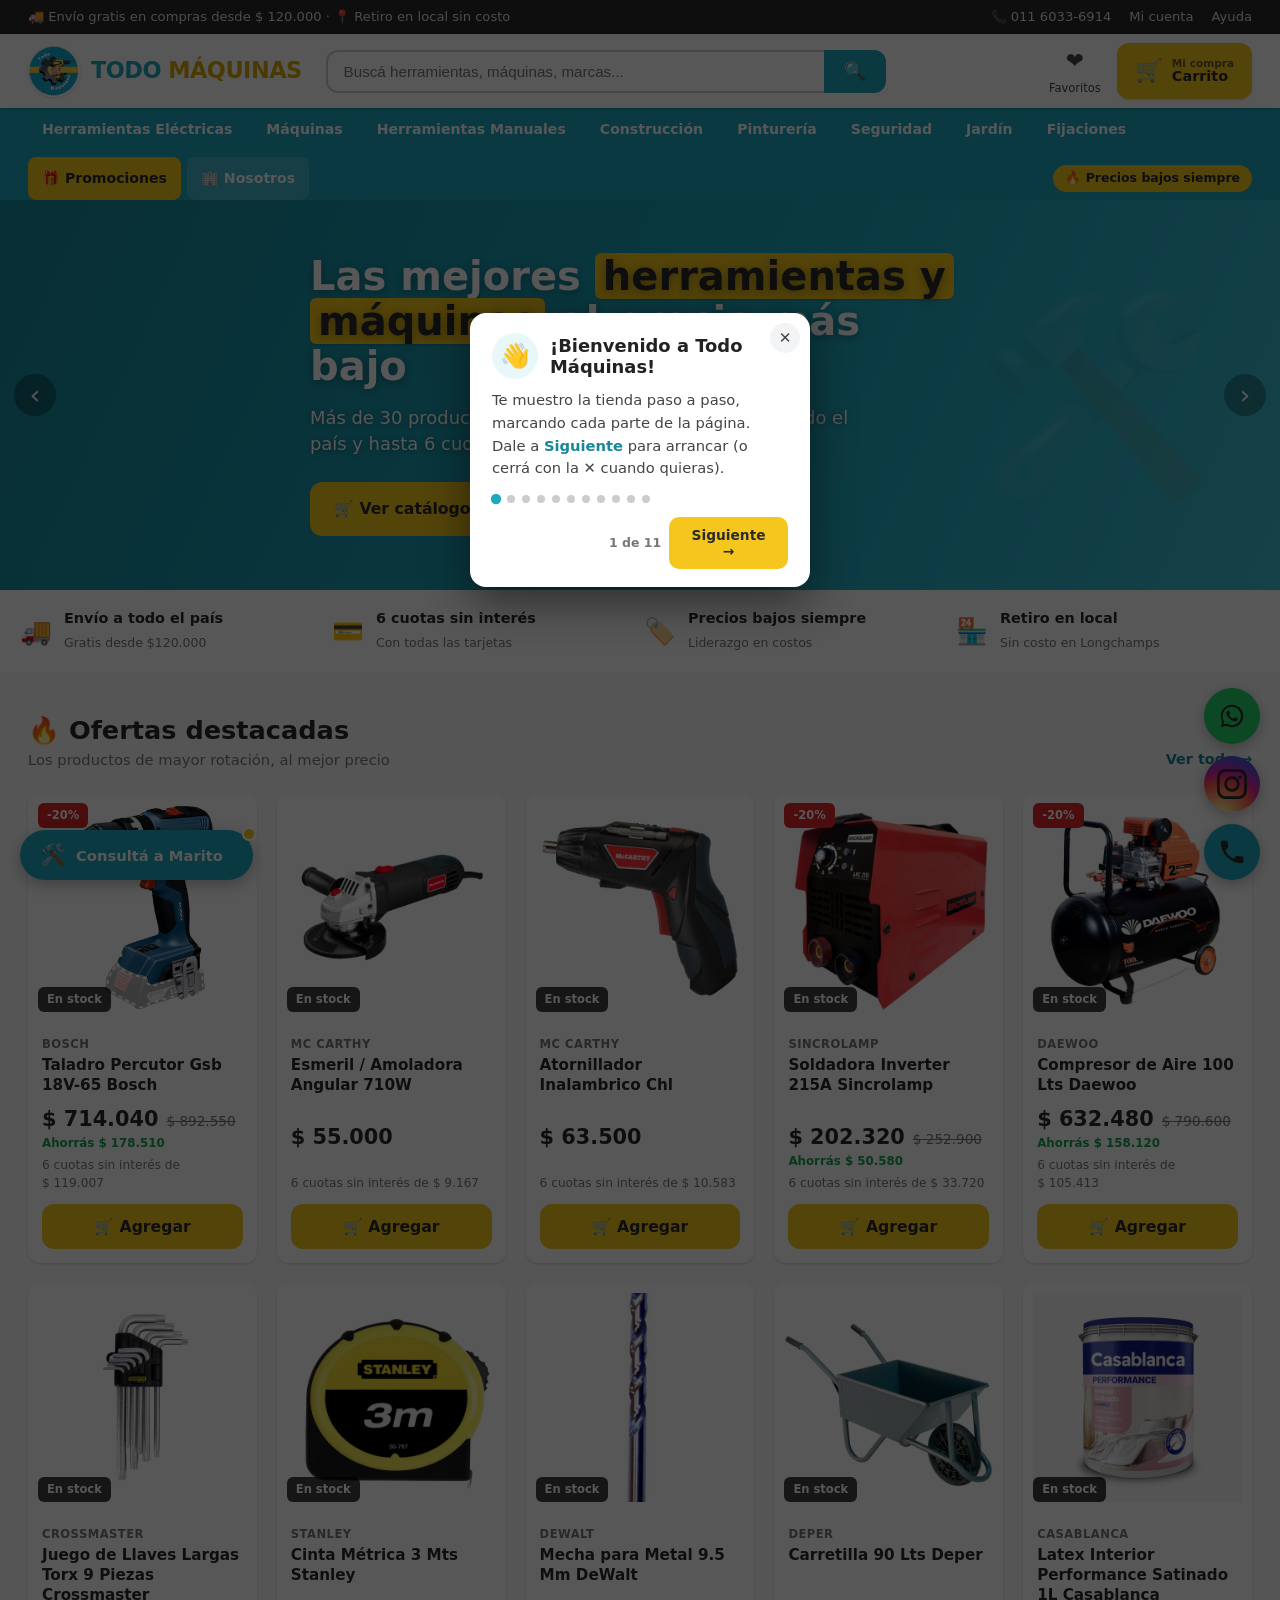
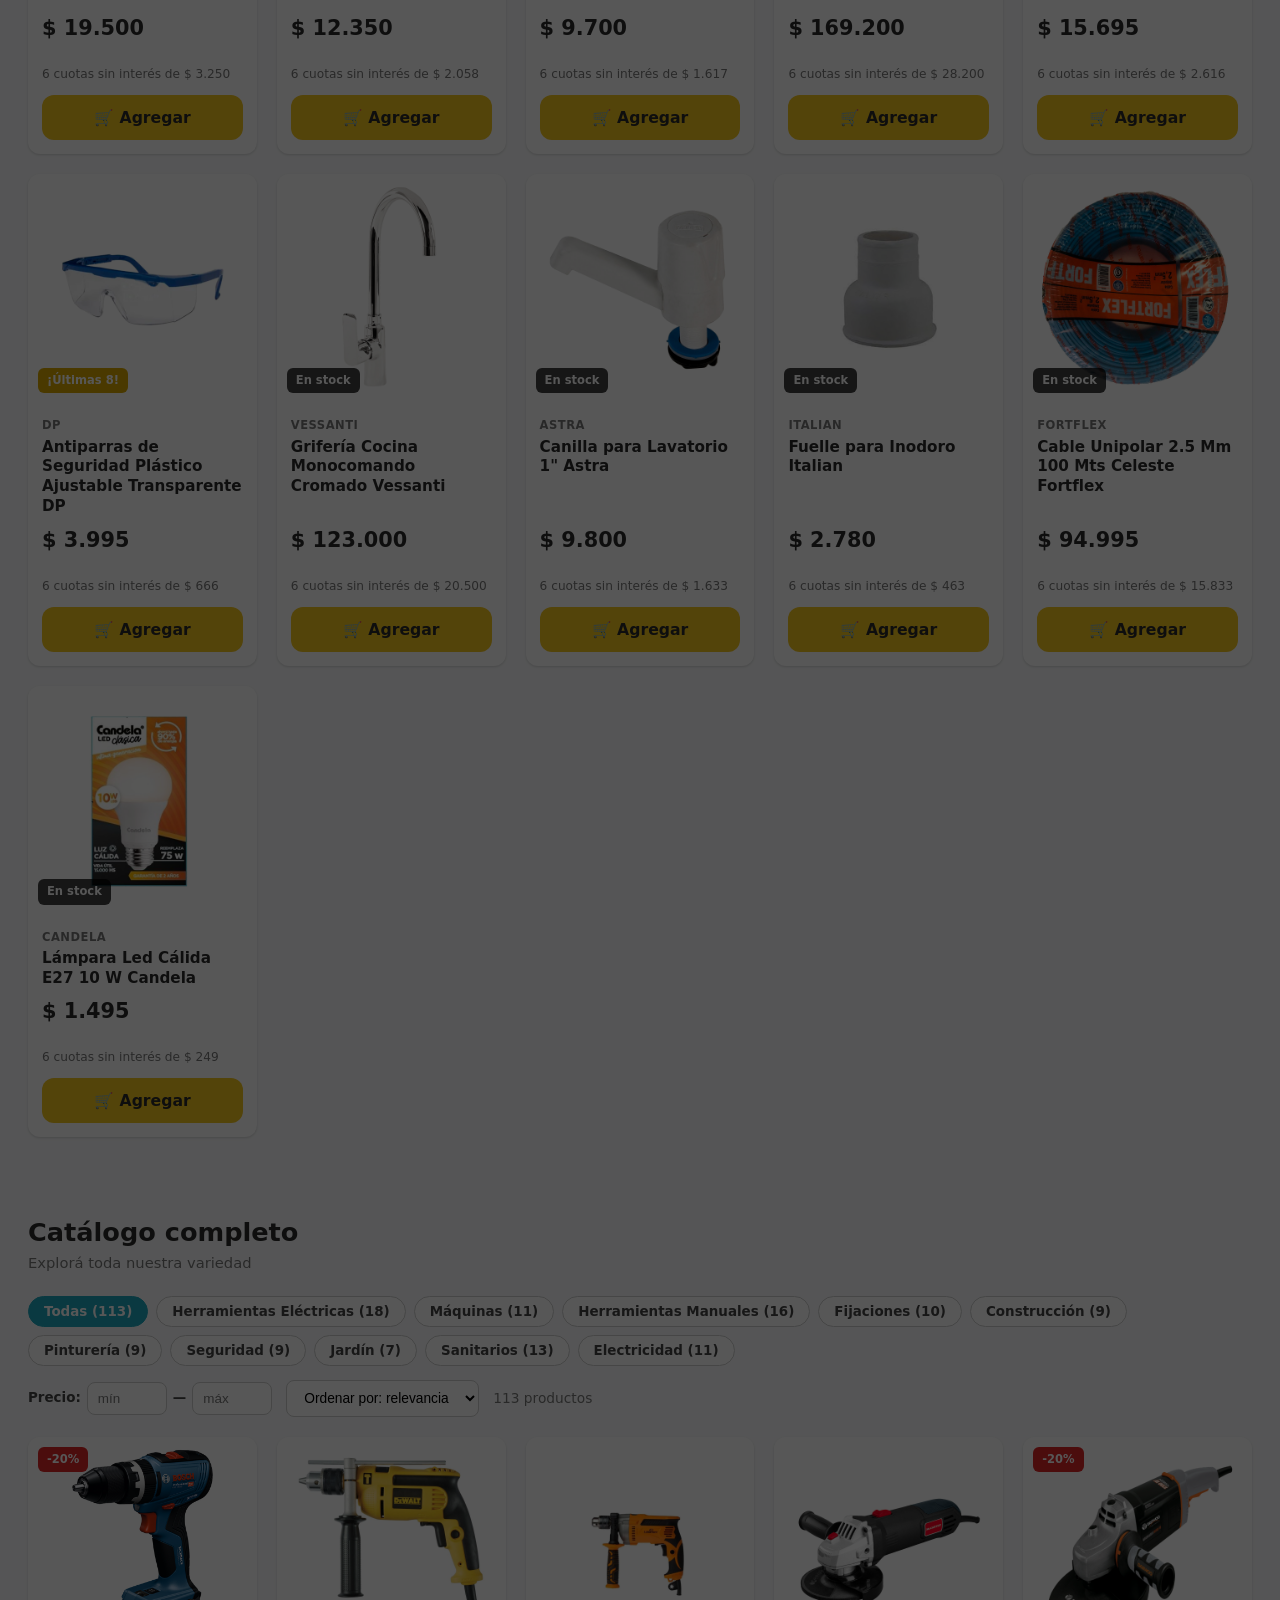
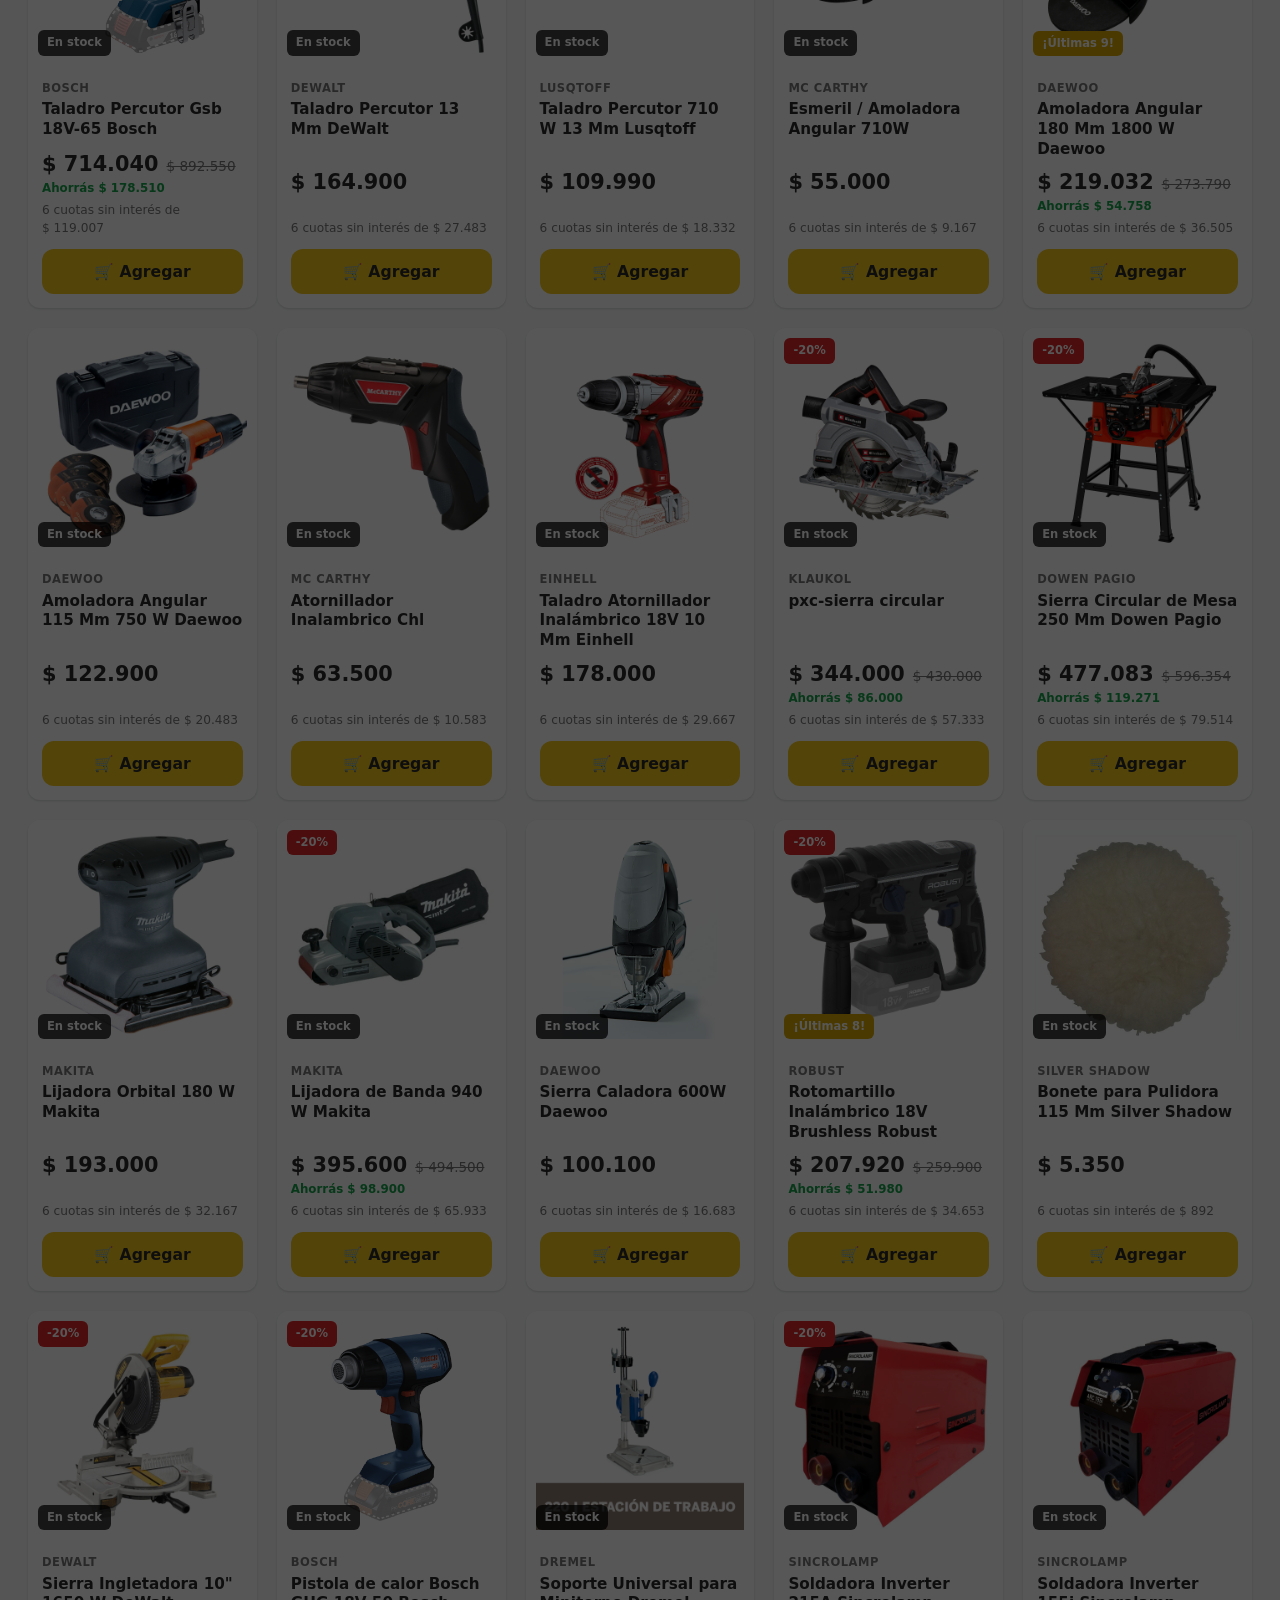
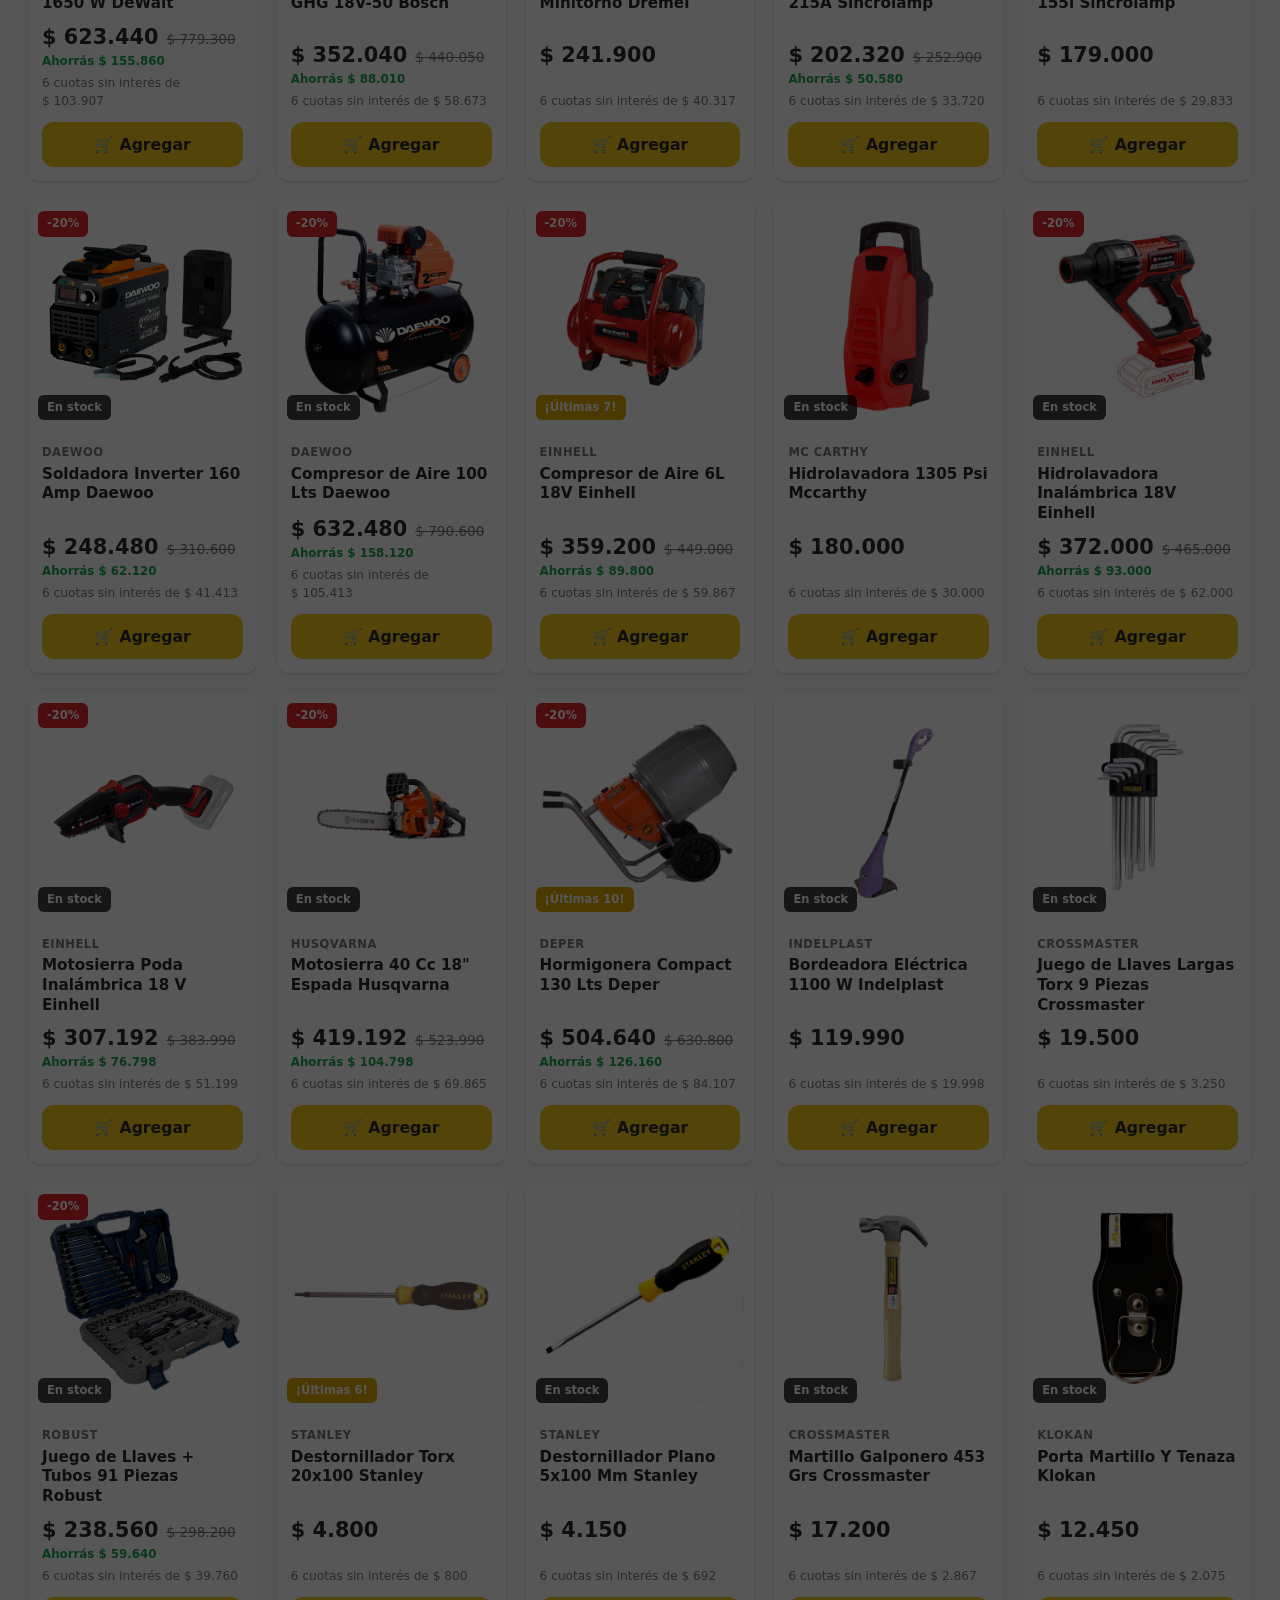
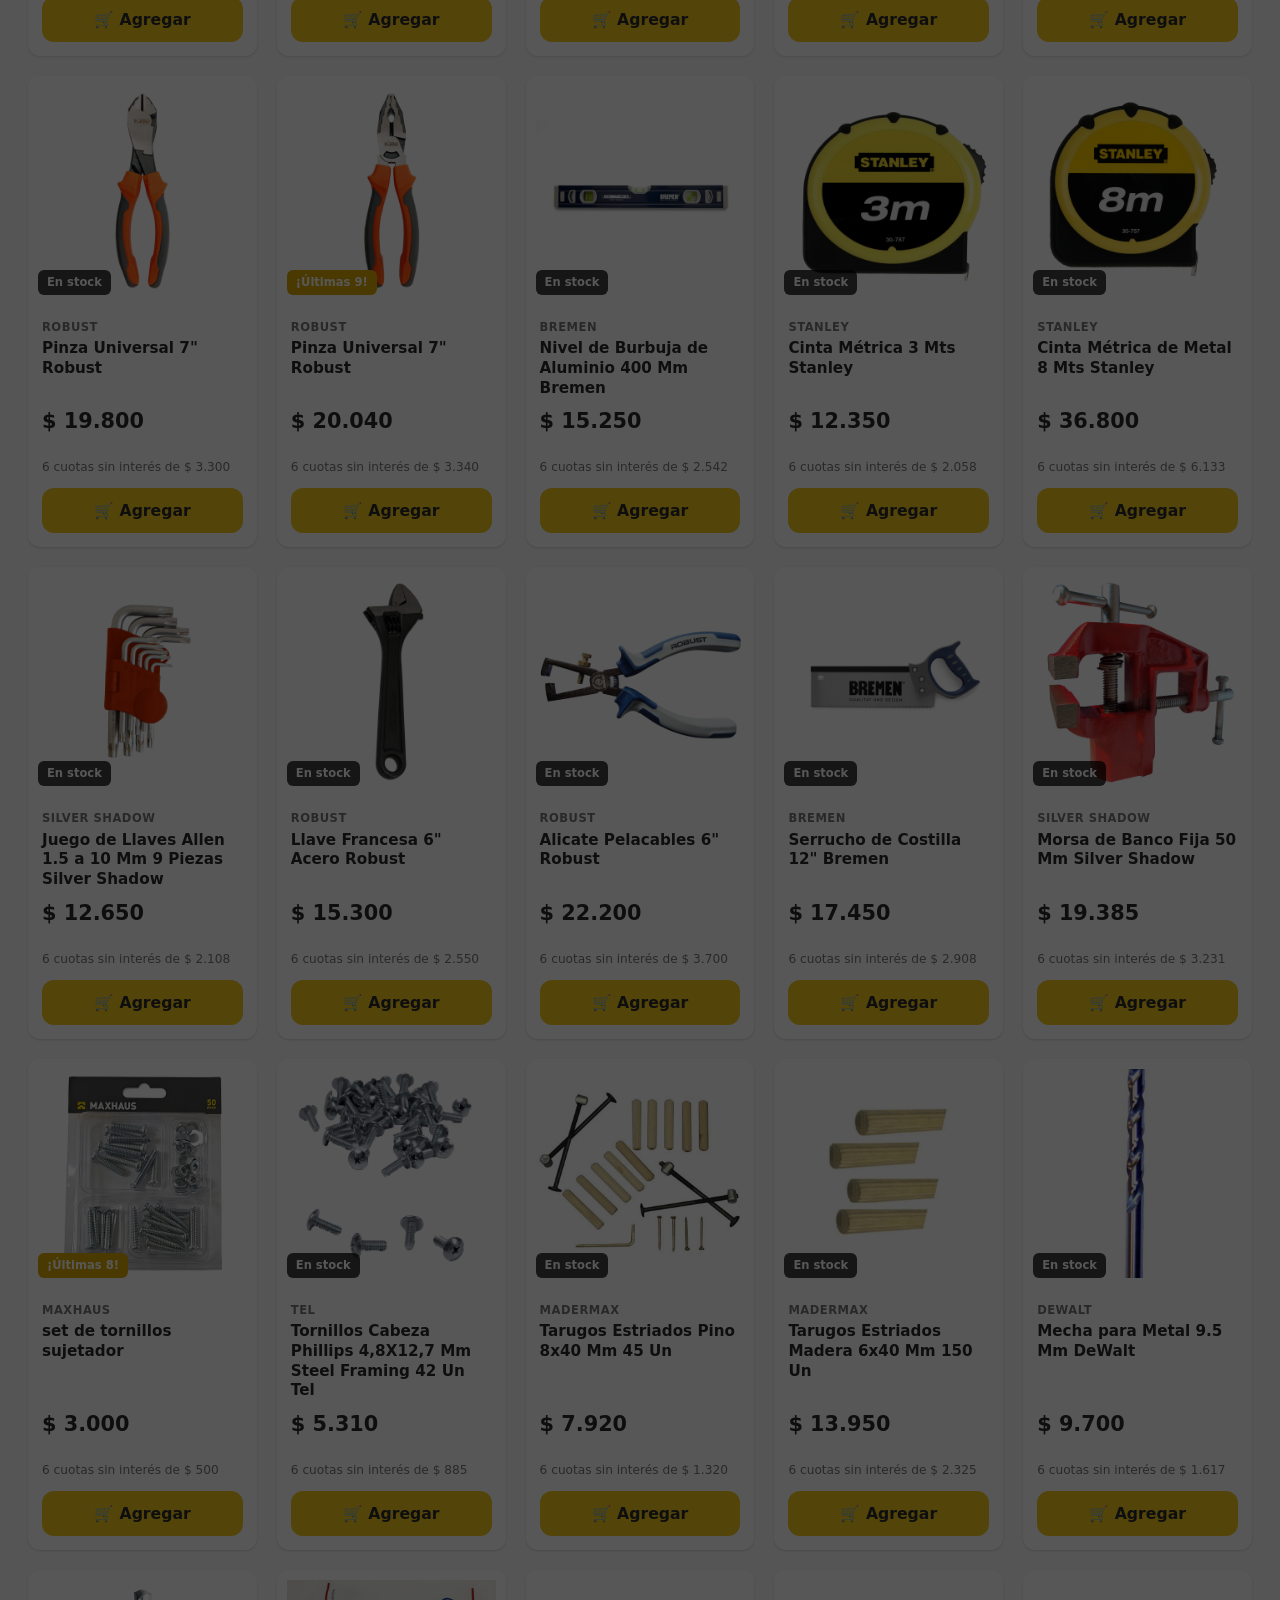
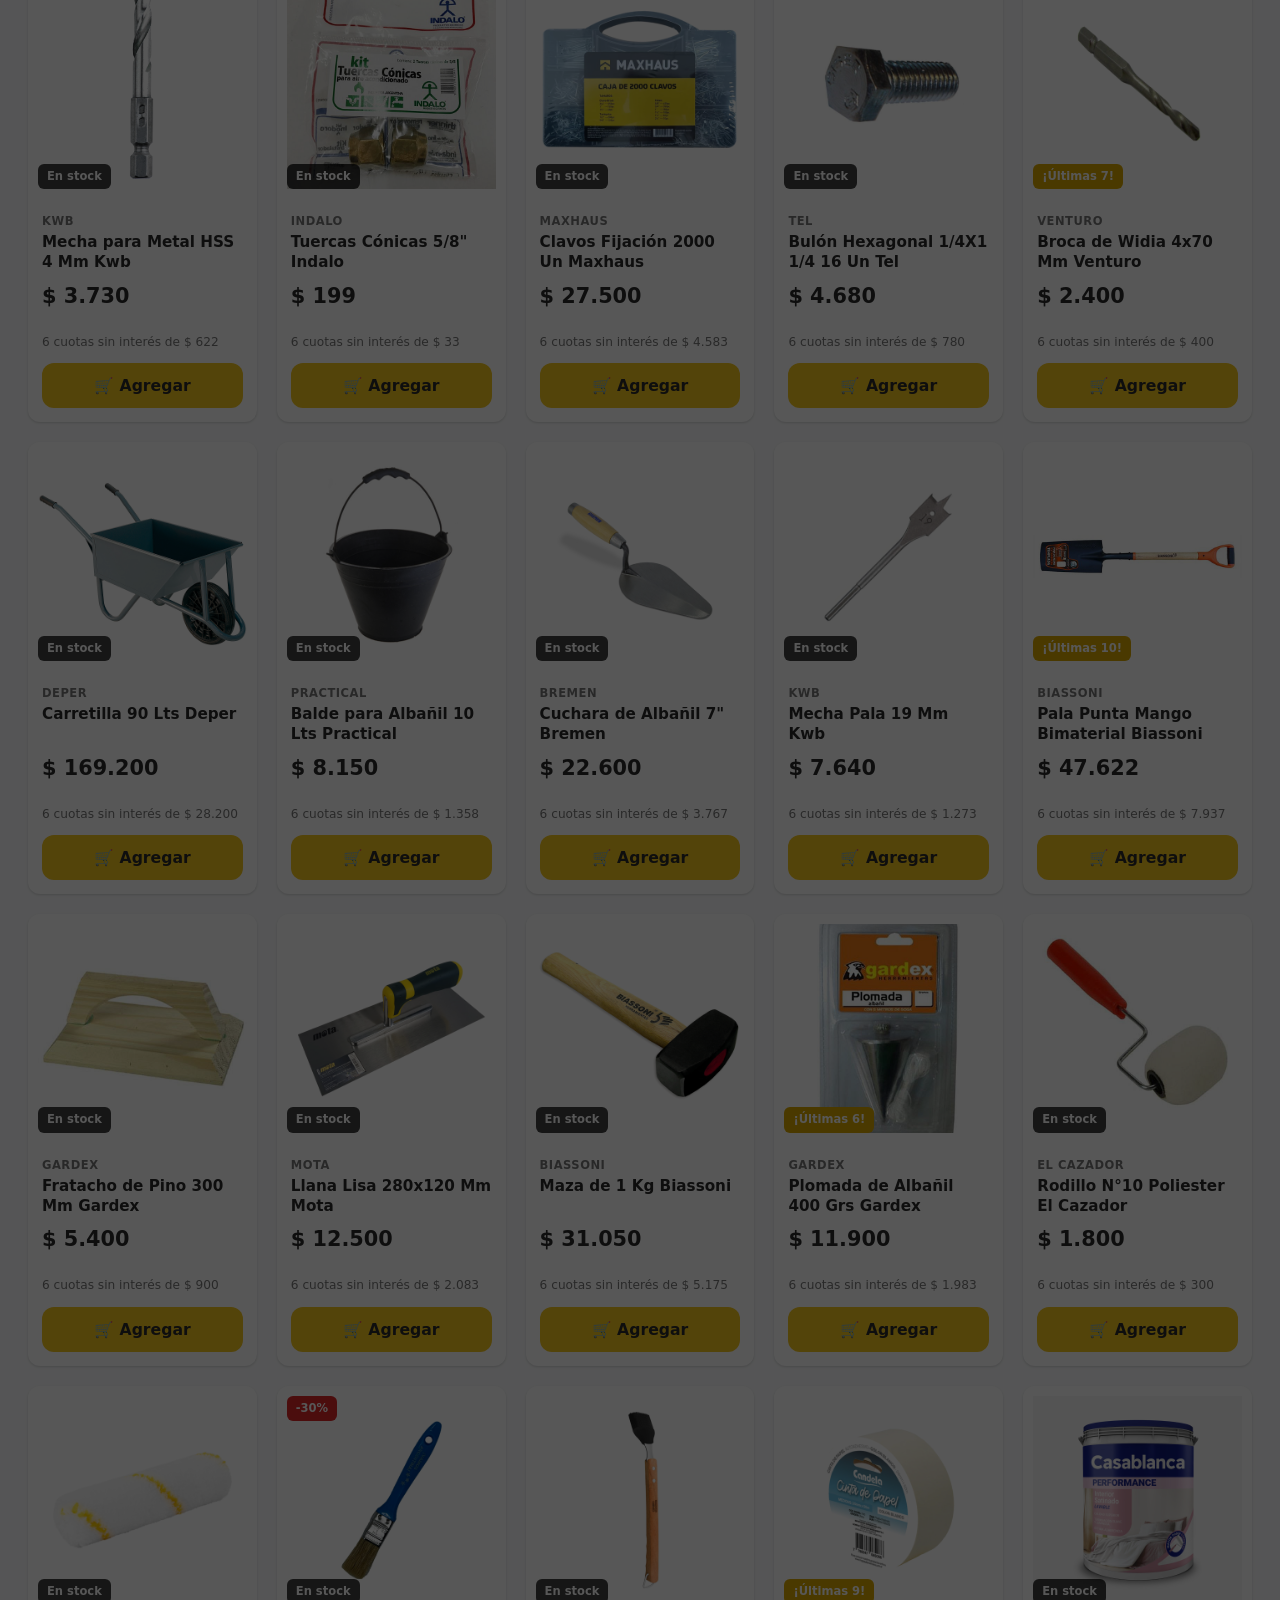
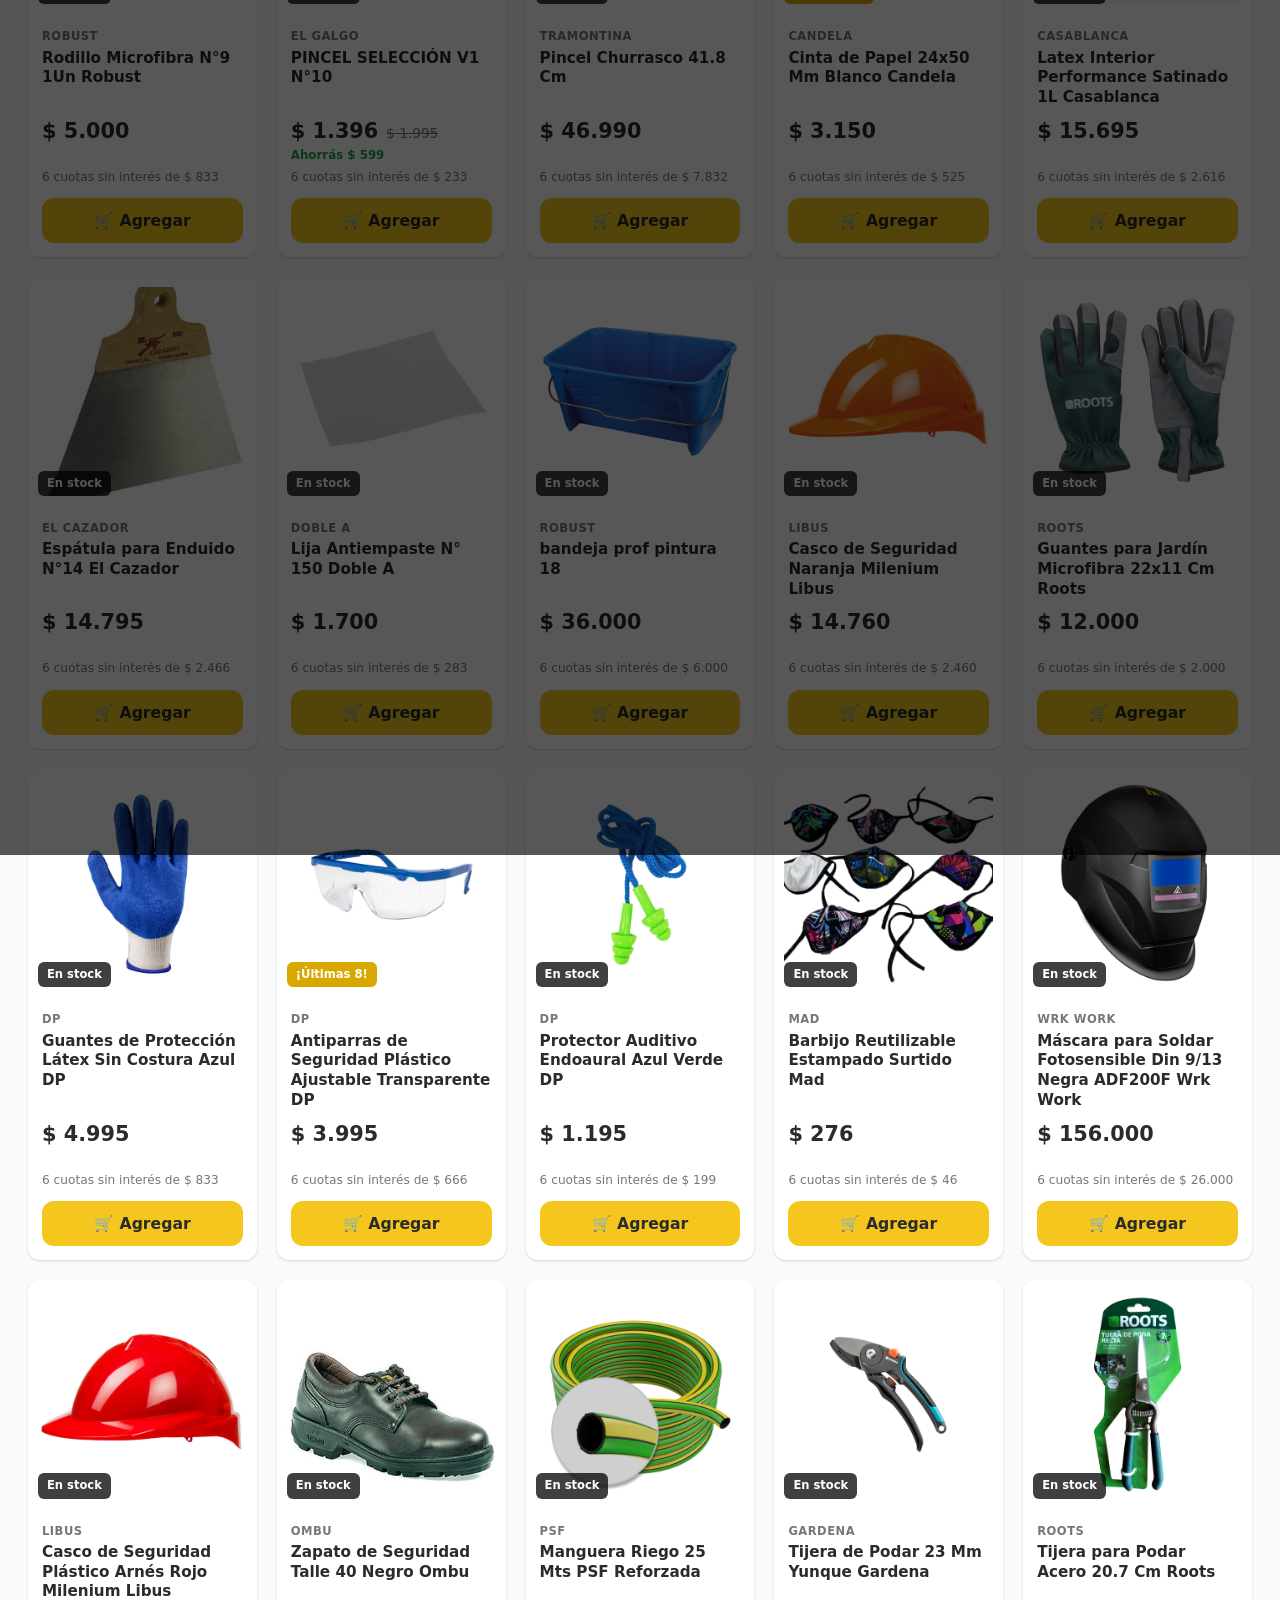
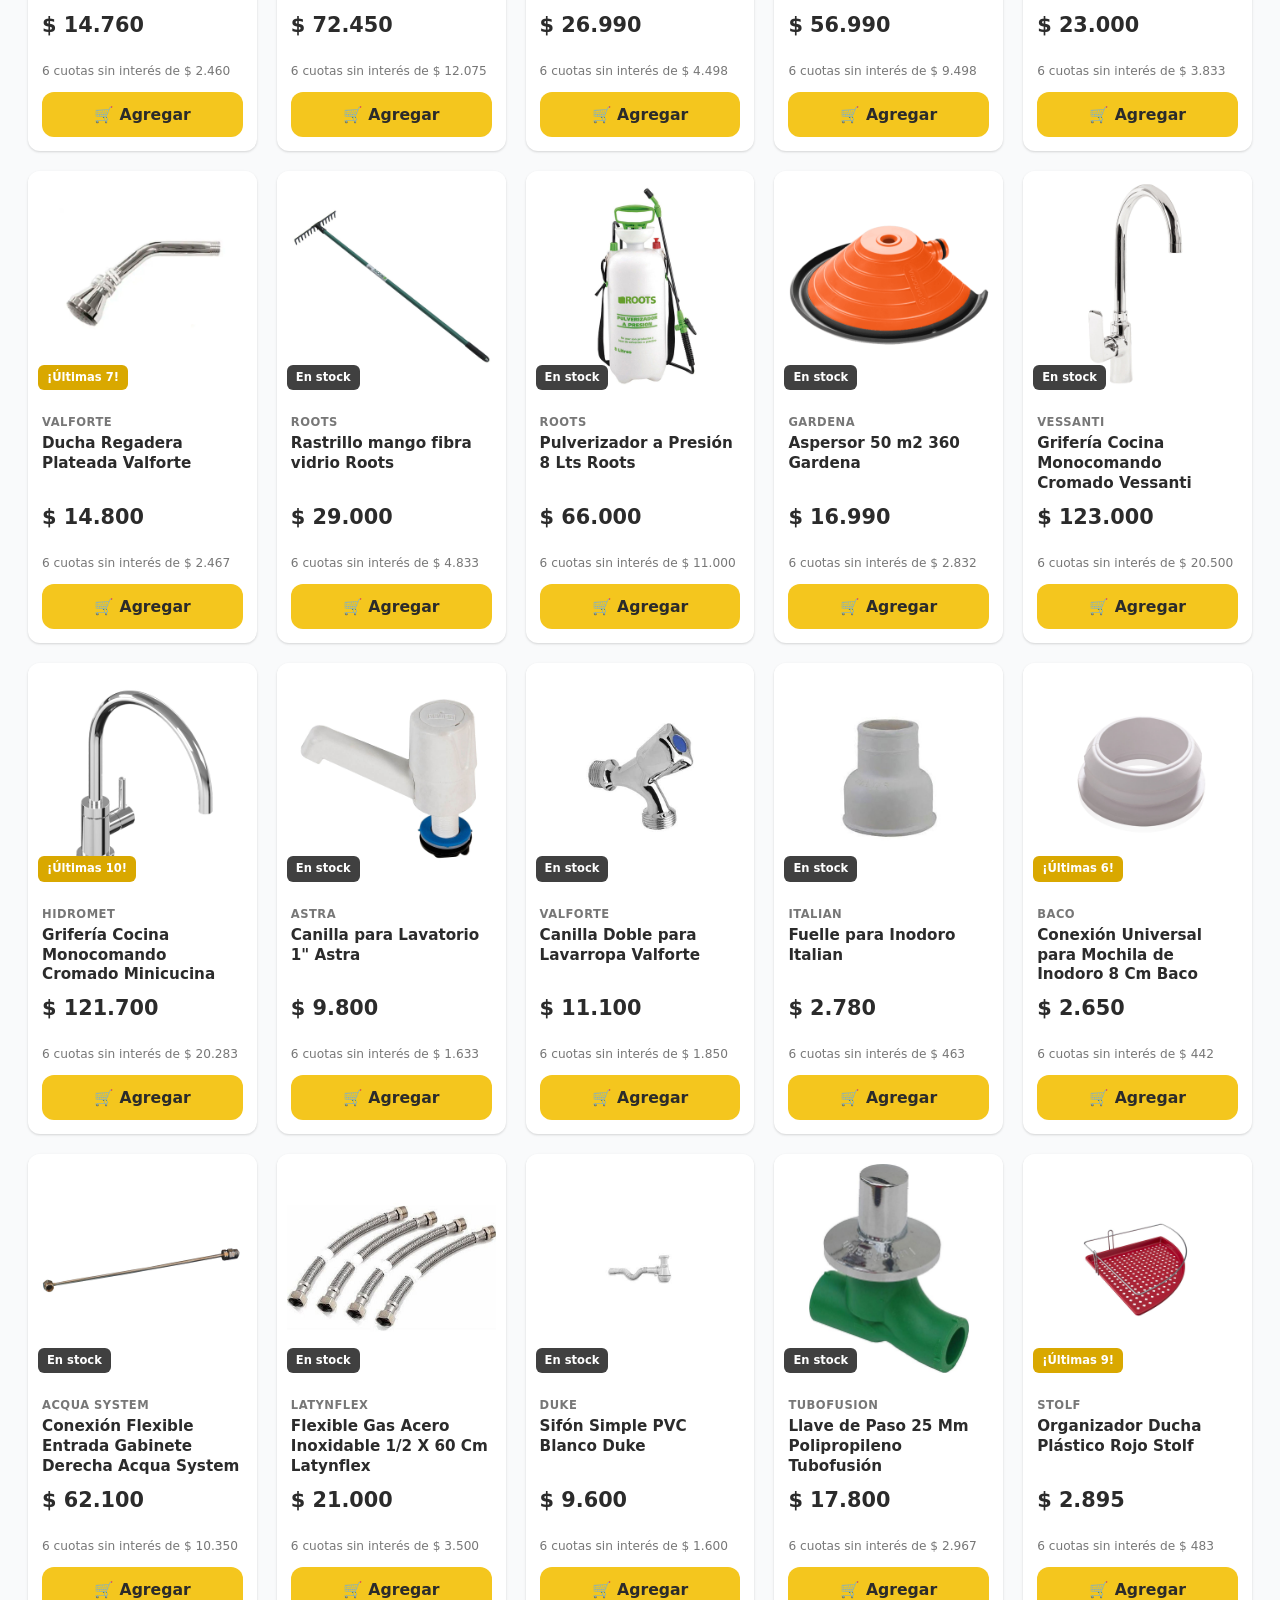
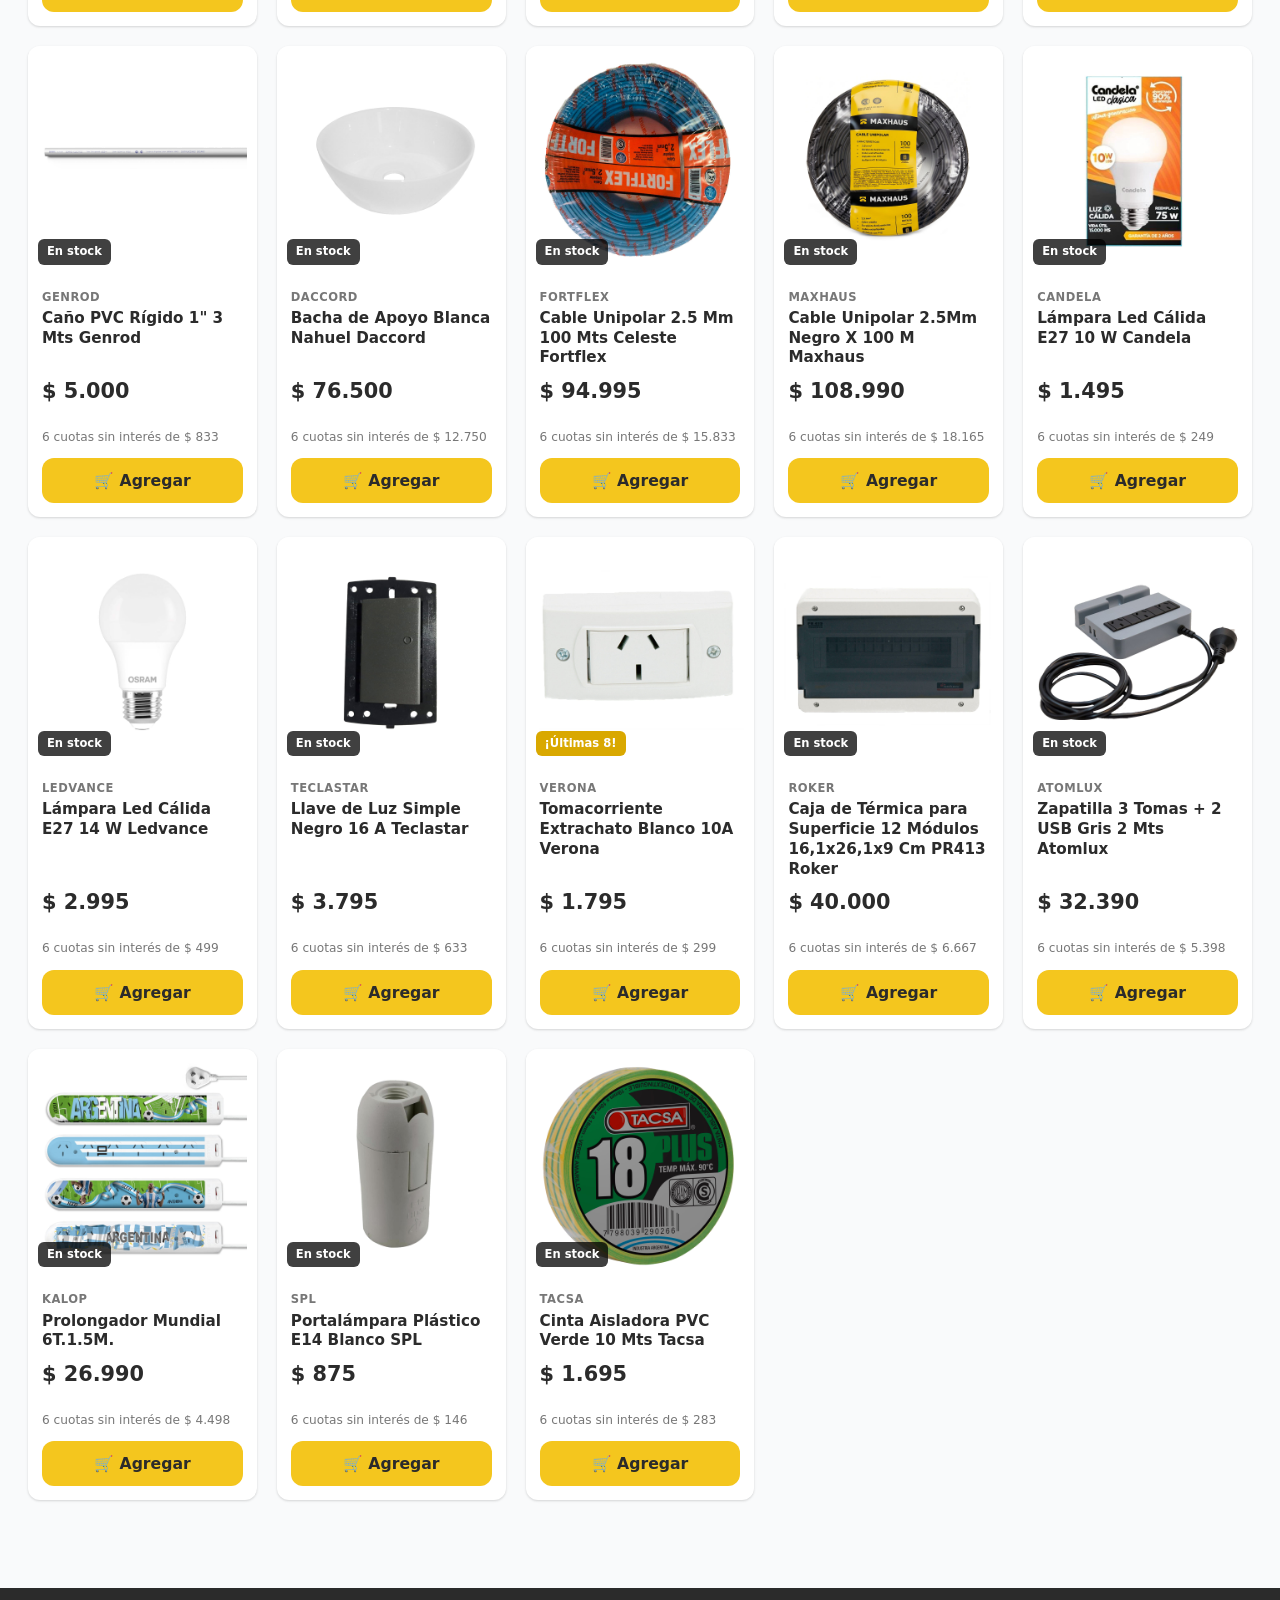
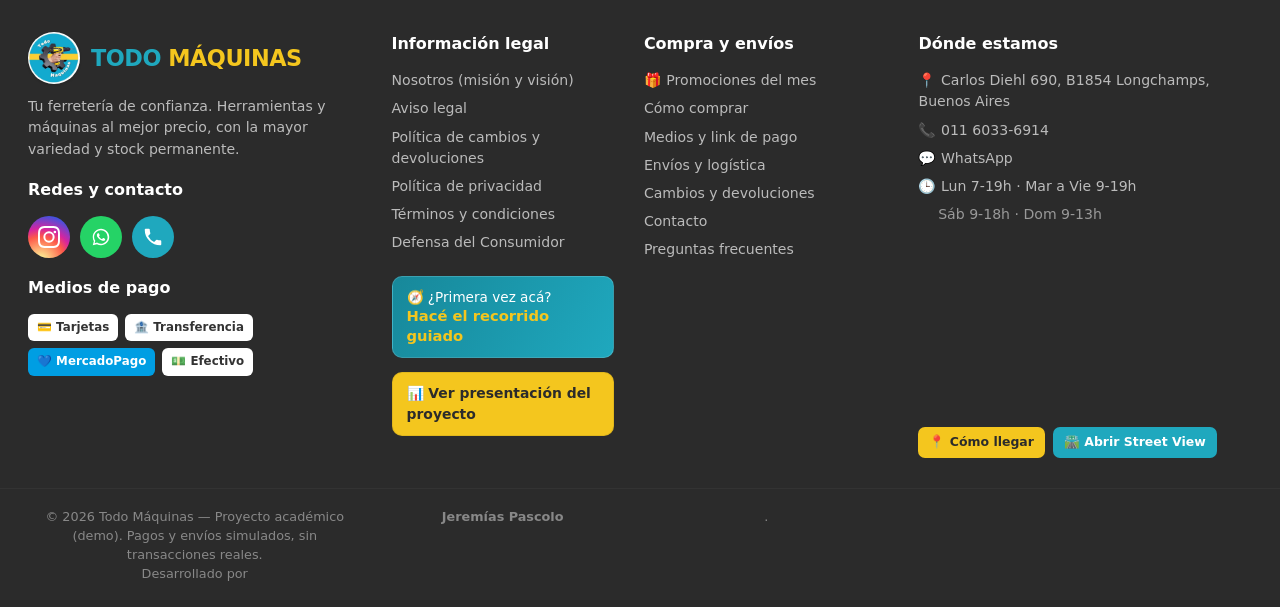
<file: index.html>
<!DOCTYPE html>
<html lang="es-AR">
<head>
  <meta charset="UTF-8">
  <meta name="viewport" content="width=device-width, initial-scale=1.0">
  <title>Todo Máquinas — Herramientas y máquinas al mejor precio (v2.1)</title>
  <link rel="stylesheet" href="css/styles.css?v=24">
  <link rel="icon" href="assets/logo.jpg">
</head>
<body>
  <div id="app-header"></div>

  <!-- Banner / carrusel (solo en home sin filtros) -->
  <section class="hero" id="hero">
    <div class="hero-carousel">
      <div class="hero-track" id="hero-track">

        <!-- Slide 1: principal -->
        <div class="hero-slide slide-default">
          <div class="container">
            <h1>Las mejores <span>herramientas y máquinas</span> al precio más bajo</h1>
            <p>Más de 30 productos con stock permanente, envío a todo el país y hasta 6 cuotas sin interés.</p>
            <div class="hero-btns">
              <a href="#catalogo" class="btn btn-primary">🛒 Ver catálogo</a>
              <a href="#ofertas" class="btn btn-ghost">🔥 Ofertas de la semana</a>
            </div>
          </div>
        </div>

        <!-- Slide 2: Mes del Padre -->
        <div class="hero-slide slide-padre">
          <div class="container">
            <span class="hero-tag">🎁 Mes del Padre</span>
            <h1>Regalale lo que <span>de verdad le sirve</span></h1>
            <p>Encontrá la herramienta ideal para papá. Usá el cupón <b>PAPA15</b> y llevate 15% de descuento.</p>
            <div class="hero-btns">
              <a href="#catalogo" class="btn btn-primary">🎁 Ver regalos</a>
            </div>
          </div>
        </div>

        <!-- Slide 3: Mundial -->
        <div class="hero-slide slide-mundial">
          <div class="container">
            <span class="hero-tag">⚽ Mundial de Fútbol</span>
            <h1>10% OFF en <span>toda la tienda</span></h1>
            <p>Festejamos el Mundial con vos. Cargá tu carrito y usá el cupón <b>MUNDIAL10</b>.</p>
            <div class="hero-btns">
              <a href="#catalogo" class="btn btn-primary">⚽ Aprovechar ahora</a>
            </div>
          </div>
        </div>

        <!-- Slide 4: Publicidad Bosch -->
        <div class="hero-slide slide-bosch">
          <div class="container">
            <span class="hero-tag">🔧 Destacado del mes</span>
            <h1>Taladro Bosch <span>GSB 18V-65</span></h1>
            <p>Potencia profesional con motor brushless y tecnología alemana. Para los trabajos más exigentes.</p>
            <div class="hero-btns">
              <a href="product.html?id=1" class="btn btn-primary">Ver producto Bosch →</a>
            </div>
          </div>
        </div>

      </div>
      <button class="hero-arrow prev" onclick="heroMover(-1)" aria-label="Anterior">‹</button>
      <button class="hero-arrow next" onclick="heroMover(1)" aria-label="Siguiente">›</button>
      <div class="hero-dots" id="hero-dots"></div>
    </div>
  </section>

  <!-- Beneficios -->
  <section class="beneficios">
    <div class="container">
      <div class="beneficio"><span class="b-ico">🚚</span><div><b>Envío a todo el país</b><span>Gratis desde $120.000</span></div></div>
      <div class="beneficio"><span class="b-ico">💳</span><div><b>6 cuotas sin interés</b><span>Con todas las tarjetas</span></div></div>
      <div class="beneficio"><span class="b-ico">🏷️</span><div><b>Precios bajos siempre</b><span>Liderazgo en costos</span></div></div>
      <div class="beneficio"><span class="b-ico">🏪</span><div><b>Retiro en local</b><span>Sin costo en Longchamps</span></div></div>
    </div>
  </section>

  <main class="container">
    <!-- Ofertas destacadas -->
    <section class="section" id="ofertas">
      <div class="section-head">
        <div><h2>🔥 Ofertas destacadas</h2><div class="sub">Los productos de mayor rotación, al mejor precio</div></div>
        <a href="#catalogo" class="ver-todo">Ver todo →</a>
      </div>
      <div id="destacados"><div class="loader"><div class="spinner"></div>Cargando ofertas...</div></div>
    </section>

    <!-- Catálogo completo -->
    <section class="section" id="catalogo">
      <div class="section-head">
        <div><h2 id="cat-titulo">Catálogo completo</h2><div class="sub" id="cat-sub">Explorá toda nuestra variedad</div></div>
      </div>
      <div class="toolbar">
        <div class="chips" id="chips"></div>
        <div class="toolbar-right">
          <div class="precio-filtro">
            <span>Precio:</span>
            <input type="number" id="precio-min" placeholder="mín" min="0" oninput="aplicarPrecio()">
            <span>—</span>
            <input type="number" id="precio-max" placeholder="máx" min="0" oninput="aplicarPrecio()">
          </div>
          <select id="orden">
            <option value="rel">Ordenar por: relevancia</option>
            <option value="precio-asc">Menor precio</option>
            <option value="precio-desc">Mayor precio</option>
            <option value="off">Mayor descuento</option>
            <option value="nombre">Nombre A-Z</option>
          </select>
          <span class="result-count" id="result-count"></span>
        </div>
      </div>
      <div id="catalogo-grid"><div class="loader"><div class="spinner"></div>Cargando catálogo...</div></div>
    </section>
  </main>

  <div id="app-footer"></div>

  <script src="js/data.js?v=24"></script>
  <script src="js/cart.js?v=24"></script>
  <script src="js/ui.js?v=24"></script>
  <script src="js/home.js?v=24"></script>
</body>
</html>
</file>
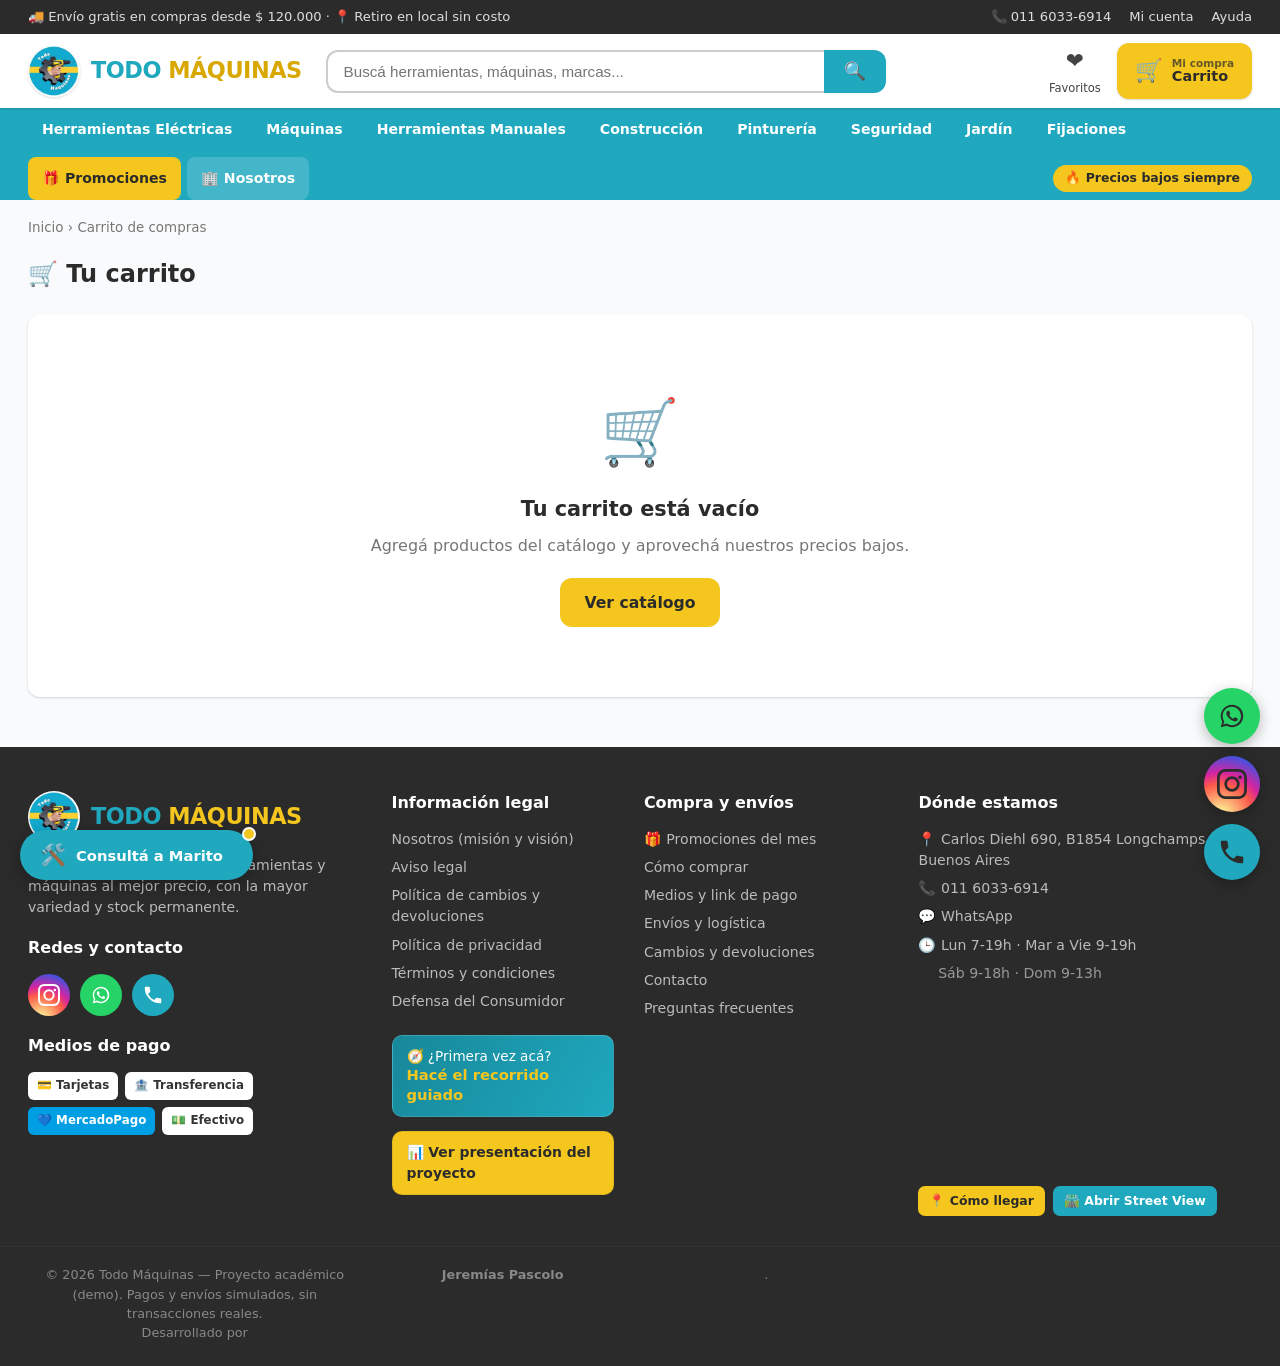
<file: cart.html>
<!DOCTYPE html>
<html lang="es-AR">
<head>
  <meta charset="UTF-8">
  <meta name="viewport" content="width=device-width, initial-scale=1.0">
  <title>Carrito — Todo Máquinas</title>
  <link rel="stylesheet" href="css/styles.css?v=24">
  <link rel="icon" href="assets/logo.jpg">
</head>
<body>
  <div id="app-header"></div>
  <main class="container">
    <div class="breadcrumb"><a href="index.html">Inicio</a> › Carrito de compras</div>
    <h2 style="margin-bottom:22px">🛒 Tu carrito</h2>
    <div id="carrito"><div class="loader"><div class="spinner"></div>Cargando carrito...</div></div>

    <section class="section" id="cross-sec" style="display:none">
      <div class="section-head">
        <div><h2>➕ Completá tu compra</h2><div class="sub">Productos que combinan con lo que estás llevando</div></div>
      </div>
      <div id="cross"></div>
    </section>
  </main>
  <div id="app-footer"></div>

  <script src="js/data.js?v=24"></script>
  <script src="js/cart.js?v=24"></script>
  <script src="js/ui.js?v=24"></script>
  <script src="js/cartpage.js?v=24"></script>
</body>
</html>
</file>
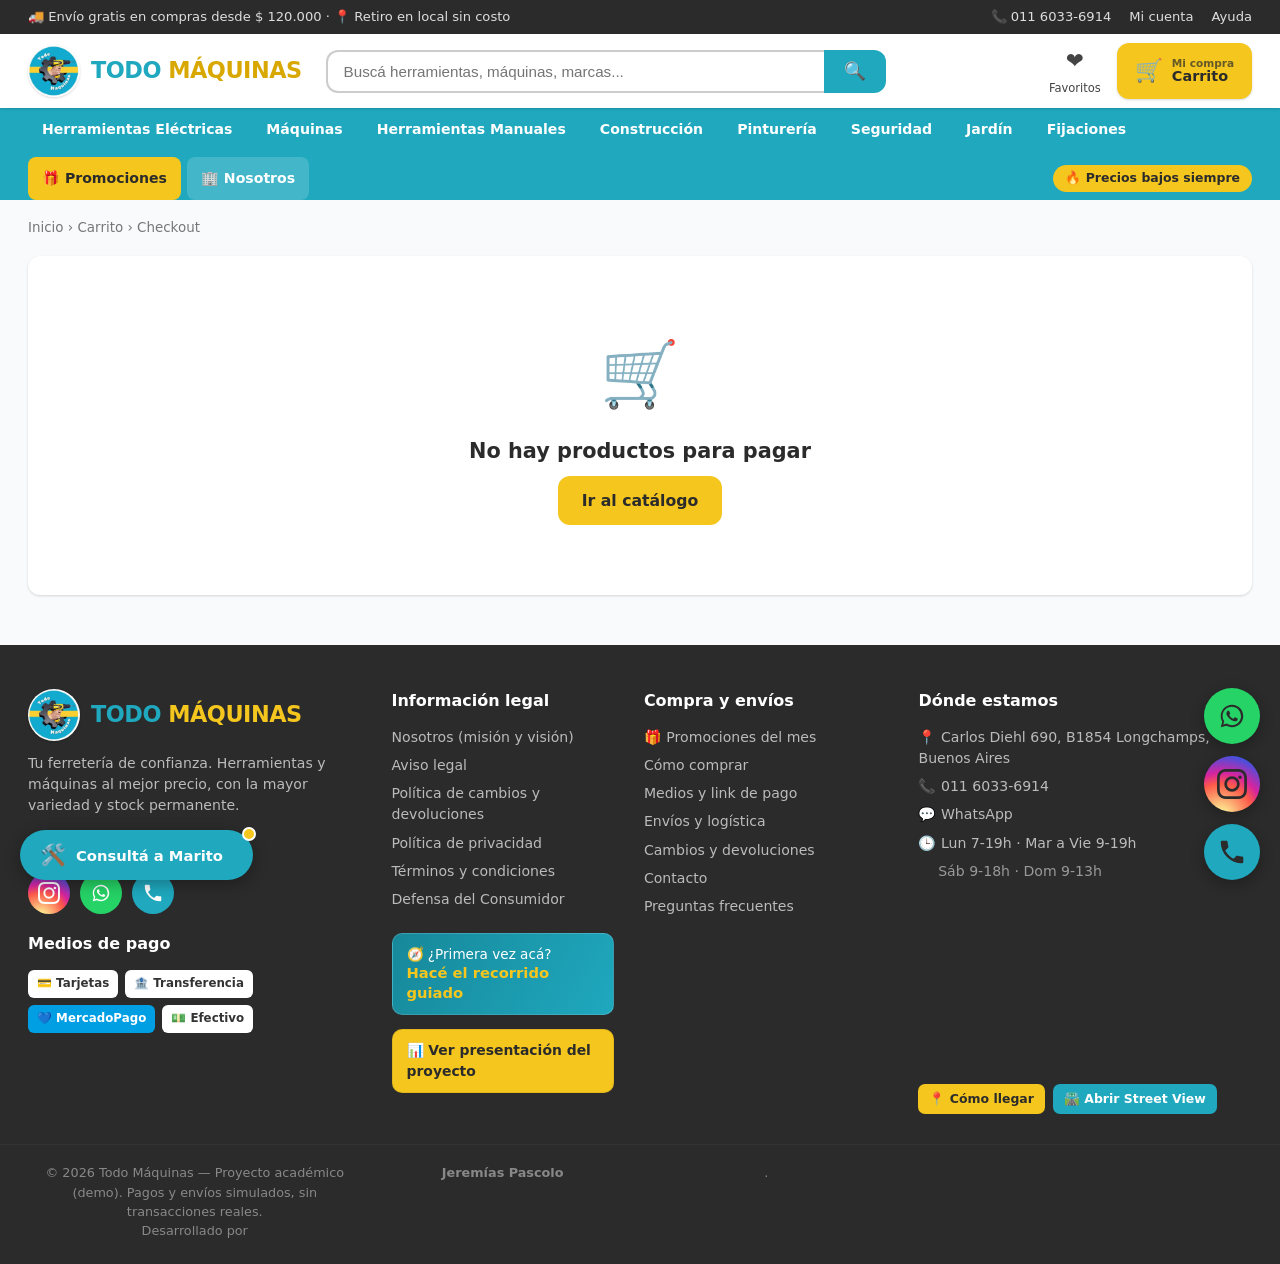
<file: checkout.html>
<!DOCTYPE html>
<html lang="es-AR">
<head>
  <meta charset="UTF-8">
  <meta name="viewport" content="width=device-width, initial-scale=1.0">
  <title>Checkout — Todo Máquinas</title>
  <link rel="stylesheet" href="css/styles.css?v=24">
  <link rel="icon" href="assets/logo.jpg">
</head>
<body>
  <div id="app-header"></div>
  <main class="container">
    <div class="breadcrumb"><a href="index.html">Inicio</a> › <a href="cart.html">Carrito</a> › Checkout</div>
    <div id="checkout"><div class="loader"><div class="spinner"></div>Cargando...</div></div>
  </main>
  <div id="app-footer"></div>

  <script src="js/data.js?v=24"></script>
  <script src="js/cart.js?v=24"></script>
  <script src="js/ui.js?v=24"></script>
  <script src="js/checkout.js?v=24"></script>
</body>
</html>
</file>
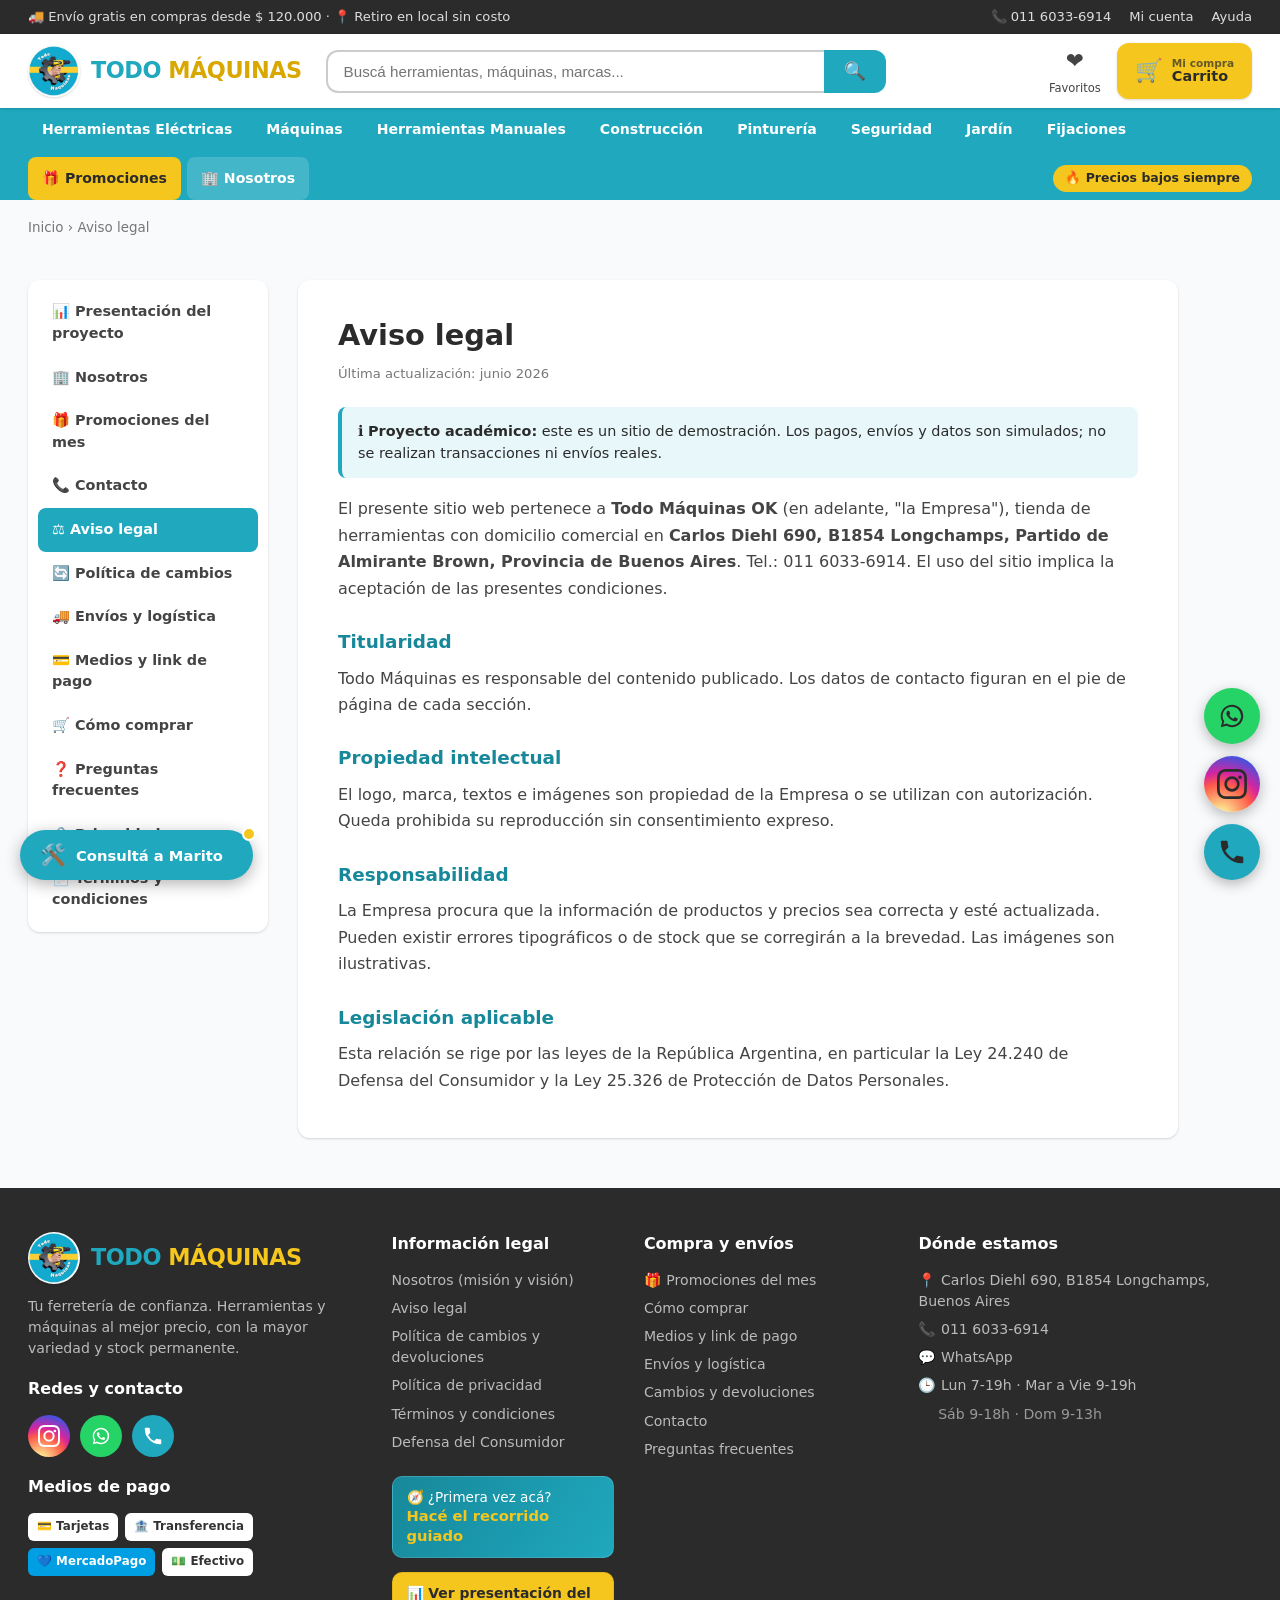
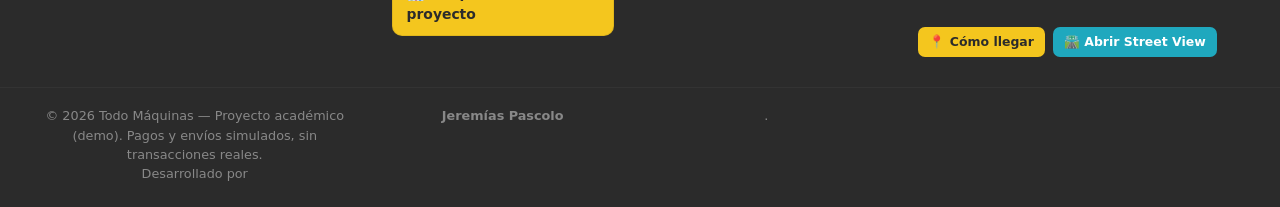
<file: info.html>
<!DOCTYPE html>
<html lang="es-AR">
<head>
  <meta charset="UTF-8">
  <meta name="viewport" content="width=device-width, initial-scale=1.0">
  <title>Información — Todo Máquinas</title>
  <link rel="stylesheet" href="css/styles.css?v=24">
  <link rel="icon" href="assets/logo.jpg">
  <style>
    .info-layout{display:grid;grid-template-columns:240px 1fr;gap:30px;align-items:start;margin:24px 0 40px}
    .info-nav{background:var(--blanco);border-radius:var(--radio);box-shadow:var(--sombra);padding:10px;position:sticky;top:90px}
    .info-nav a{display:block;padding:11px 14px;border-radius:8px;font-size:.9rem;font-weight:600;color:var(--gris-700)}
    .info-nav a:hover{background:var(--gris-100)}
    .info-nav a.active{background:var(--teal);color:#fff}
    .info-content{background:var(--blanco);border-radius:var(--radio);box-shadow:var(--sombra);padding:34px 40px;max-width:880px}
    .info-content h1{font-size:1.8rem;margin-bottom:6px}
    .info-content .upd{color:var(--gris-500);font-size:.82rem;margin-bottom:24px}
    .info-content h2{font-size:1.15rem;margin:26px 0 10px;color:var(--teal-osc)}
    .info-content p,.info-content li{color:var(--gris-700);margin-bottom:10px;line-height:1.65}
    .info-content ul{padding-left:22px}
    .info-content .demo-note{background:var(--teal-claro);border-left:4px solid var(--teal);padding:14px 16px;border-radius:8px;font-size:.9rem;margin:18px 0}
    .info-content .cards-pay{display:grid;grid-template-columns:repeat(auto-fit,minmax(180px,1fr));gap:14px;margin:18px 0}
    .pay-card{border:2px solid var(--gris-300);border-radius:var(--radio);padding:18px;text-align:center}
    .pay-card .pc-ico{font-size:2rem}
    .pay-card b{display:block;margin:6px 0 4px}
    .pay-card span{font-size:.82rem;color:var(--gris-500)}
    .pay-card.mp{border-color:#009ee3}
    .link-pago{display:inline-flex;align-items:center;gap:8px;background:#009ee3;color:#fff;font-weight:700;padding:12px 22px;border-radius:10px;margin-top:8px}
    @media(max-width:820px){.info-layout{grid-template-columns:1fr}.info-nav{position:static}}
  </style>
</head>
<body>
  <div id="app-header"></div>
  <main class="container">
    <div class="breadcrumb"><a href="index.html">Inicio</a> › <span id="bc">Información</span></div>
    <div class="info-layout">
      <nav class="info-nav" id="info-nav"></nav>
      <article class="info-content" id="info-content"></article>
    </div>
  </main>
  <div id="app-footer"></div>

  <script src="js/data.js?v=24"></script>
  <script src="js/cart.js?v=24"></script>
  <script src="js/ui.js?v=24"></script>
  <script src="js/info.js?v=24"></script>
</body>
</html>
</file>
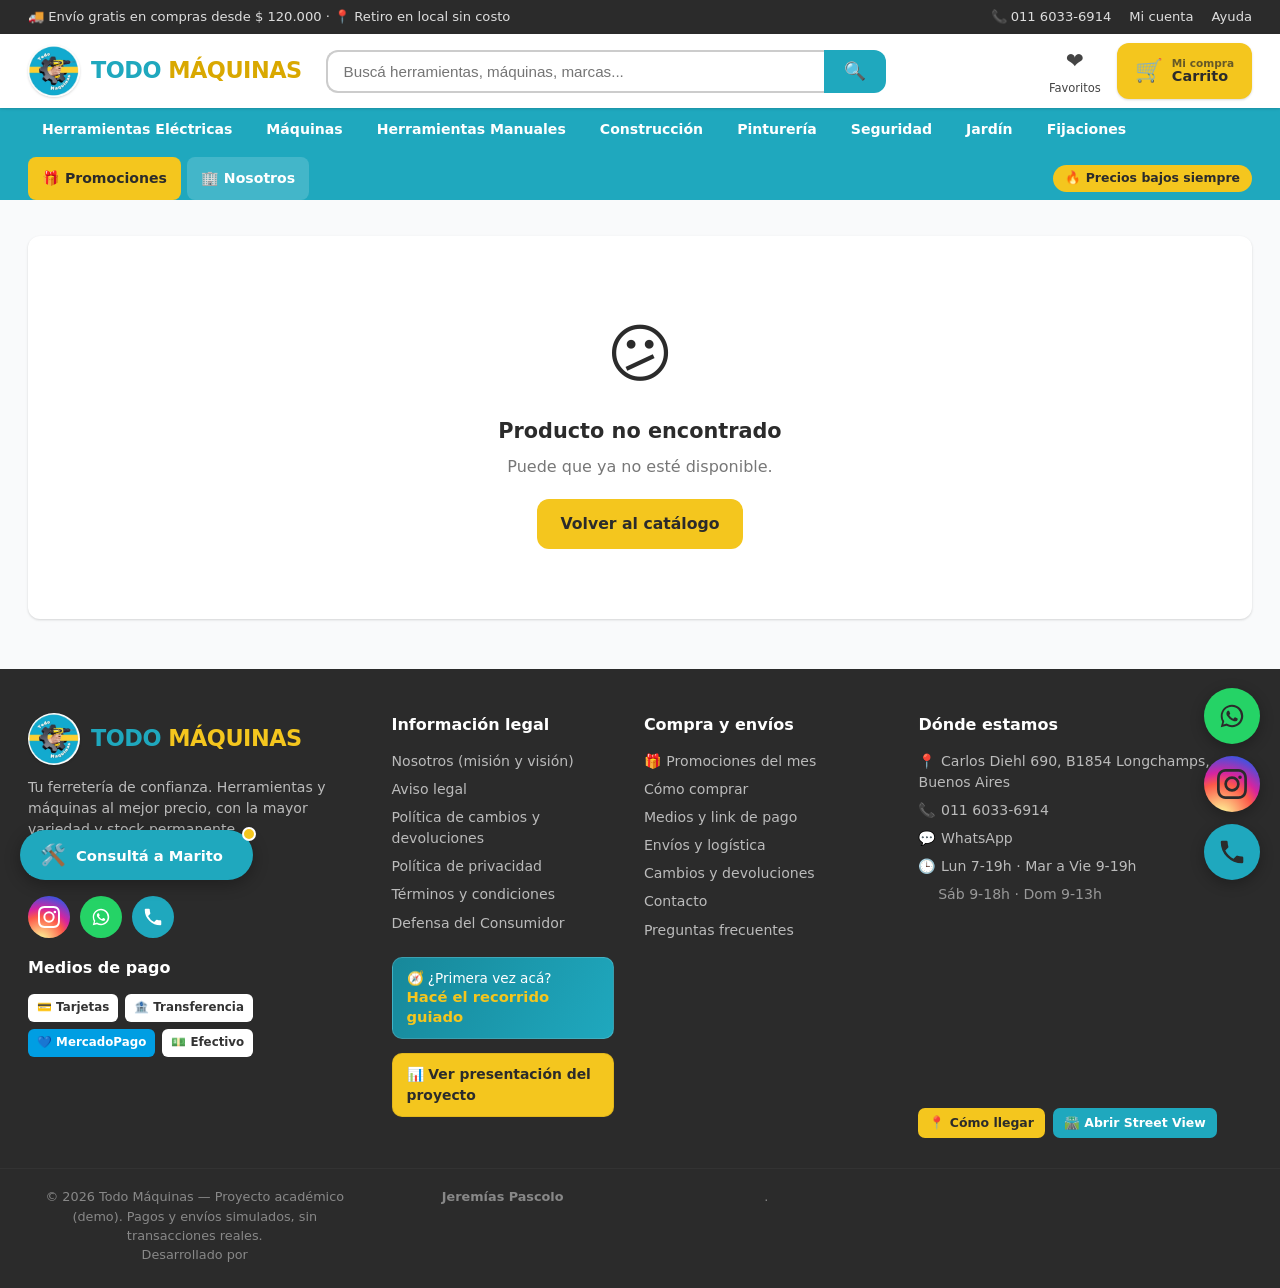
<file: product.html>
<!DOCTYPE html>
<html lang="es-AR">
<head>
  <meta charset="UTF-8">
  <meta name="viewport" content="width=device-width, initial-scale=1.0">
  <title>Producto — Todo Máquinas</title>
  <link rel="stylesheet" href="css/styles.css?v=24">
  <link rel="icon" href="assets/logo.jpg">
</head>
<body>
  <div id="app-header"></div>
  <main class="container">
    <div class="breadcrumb" id="breadcrumb"></div>
    <div id="producto"><div class="loader"><div class="spinner"></div>Cargando producto...</div></div>

    <section class="section" id="relacionados-sec" style="display:none">
      <div class="section-head">
        <div><h2>🔗 También te puede interesar</h2><div class="sub">Clientes que compraron esto también llevaron</div></div>
      </div>
      <div id="relacionados"></div>
    </section>
  </main>
  <div id="app-footer"></div>

  <script src="js/data.js?v=24"></script>
  <script src="js/cart.js?v=24"></script>
  <script src="js/ui.js?v=24"></script>
  <script src="js/product.js?v=24"></script>
</body>
</html>
</file>
<file: css/styles.css>
/* ===== Todo Máquinas — estilos ===== */
:root{
  /* Paleta tomada del logo: teal + amarillo + gris engranaje */
  --teal:#1FA8BE;
  --teal-osc:#17889A;
  --teal-claro:#e8f7fa;
  --amarillo:#F4C61E;
  --amarillo-osc:#D9A800;
  --negro:#2b2b2b;
  --gris-900:#222;
  --gris-700:#444;
  --gris-500:#777;
  --gris-300:#ccc;
  --gris-100:#f3f4f6;
  --gris-50:#f9fafb;
  --blanco:#fff;
  --verde:#16a34a;
  --rojo:#dc2626;
  --radio:12px;
  --sombra:0 1px 3px rgba(0,0,0,.1), 0 1px 2px rgba(0,0,0,.06);
  --sombra-lg:0 10px 25px rgba(0,0,0,.12);
  --max:1480px;
}
*{box-sizing:border-box;margin:0;padding:0}
html{scroll-behavior:smooth}
body{
  font-family:'Segoe UI',system-ui,-apple-system,Roboto,Arial,sans-serif;
  color:var(--negro);background:var(--gris-50);line-height:1.5;
}
a{color:inherit;text-decoration:none}
img{max-width:100%;display:block}
.container{max-width:var(--max);margin:0 auto;padding:0 28px}
button{font-family:inherit;cursor:pointer;border:none}

/* ===== Top bar ===== */
.topbar{background:var(--negro);color:#ddd;font-size:.82rem}
.topbar .container{display:flex;justify-content:space-between;align-items:center;height:34px;flex-wrap:wrap;gap:8px}
.topbar a:hover{color:var(--amarillo)}
.topbar .tb-right{display:flex;gap:18px}

/* ===== Header ===== */
.header{background:var(--blanco);box-shadow:var(--sombra);position:sticky;top:0;z-index:50}
.header .container{display:flex;align-items:center;gap:24px;height:74px}
.logo{display:flex;align-items:center;gap:11px;font-weight:800;font-size:1.4rem;letter-spacing:-.5px;white-space:nowrap;color:var(--negro)}
.logo .logo-mark{
  width:52px;height:52px;border-radius:50%;object-fit:cover;box-shadow:var(--sombra);flex-shrink:0
}
.logo .logo-txt b{color:var(--teal)}
.logo .logo-txt i{color:var(--amarillo-osc);font-style:normal}
.search-wrap{flex:1;max-width:560px;position:relative}
.search{display:flex;width:100%}
.search input{
  flex:1;border:2px solid var(--gris-300);border-right:none;border-radius:var(--radio) 0 0 var(--radio);
  padding:11px 16px;font-size:.95rem;outline:none;transition:border-color .15s
}
.search input:focus{border-color:var(--teal)}
.search button{
  background:var(--teal);color:#fff;padding:0 20px;border-radius:0 var(--radio) var(--radio) 0;
  font-size:1.1rem;transition:background .15s
}
.search button:hover{background:var(--teal-osc)}
/* dropdown predictivo */
.search-suggest{
  position:absolute;top:calc(100% + 6px);left:0;right:0;background:#fff;border-radius:var(--radio);
  box-shadow:var(--sombra-lg);overflow:hidden;z-index:60;display:none;border:1px solid var(--gris-100)
}
.search-suggest.open{display:block}
.search-suggest .ss-item{display:flex;align-items:center;gap:11px;padding:9px 13px;border-bottom:1px solid var(--gris-100)}
.search-suggest .ss-item:hover{background:var(--gris-50)}
.search-suggest .ss-item img{width:40px;height:40px;object-fit:contain;border-radius:6px;background:#fff;border:1px solid var(--gris-100);flex-shrink:0}
.search-suggest .ss-nom{flex:1;font-size:.88rem;font-weight:600;line-height:1.2;min-width:0}
.search-suggest .ss-nom small{display:block;font-size:.72rem;color:var(--gris-500);font-weight:500}
.search-suggest .ss-precio{font-weight:800;font-size:.9rem;white-space:nowrap}
.search-suggest .ss-all{display:block;padding:11px 13px;text-align:center;font-weight:700;font-size:.85rem;color:var(--teal-osc);background:var(--teal-claro)}
.search-suggest .ss-all:hover{background:#d8f0f4}
.search-suggest .ss-empty{padding:14px;text-align:center;color:var(--gris-500);font-size:.85rem}
.header-actions{display:flex;align-items:center;gap:16px;margin-left:auto}
.icon-btn{display:flex;flex-direction:column;align-items:center;gap:2px;font-size:.72rem;color:var(--gris-700);position:relative}
.icon-btn .ico{font-size:1.35rem}
.icon-btn:hover{color:var(--teal)}
/* Carrito destacado: botón sólido amarillo */
.cart-btn{
  display:flex;align-items:center;gap:9px;background:var(--amarillo);color:var(--negro);
  font-weight:800;padding:11px 18px;border-radius:var(--radio);position:relative;
  box-shadow:var(--sombra);transition:transform .12s,box-shadow .15s,background .15s;white-space:nowrap
}
.cart-btn:hover{background:var(--amarillo-osc);transform:translateY(-2px);box-shadow:var(--sombra-lg);color:var(--negro)}
.cart-btn .ico{font-size:1.4rem}
.cart-btn .cart-label{display:flex;flex-direction:column;line-height:1.05}
.cart-btn .cart-label small{font-size:.66rem;font-weight:600;opacity:.7}
.cart-btn .cart-label b{font-size:.9rem}
.cart-badge{
  position:absolute;top:-8px;right:-8px;background:var(--rojo);color:#fff;font-size:.72rem;font-weight:800;
  min-width:22px;height:22px;border-radius:11px;display:grid;place-items:center;padding:0 6px;
  border:2px solid #fff;box-shadow:var(--sombra)
}
.cart-badge.bump{animation:badgePop .4s ease}
@keyframes badgePop{0%{transform:scale(1)}40%{transform:scale(1.5)}100%{transform:scale(1)}}

/* ===== Contacto flotante (siempre visible al scrollear) ===== */
.float-contact{position:fixed;right:20px;bottom:20px;z-index:95;display:flex;flex-direction:column;gap:12px}
.float-contact a{
  width:56px;height:56px;border-radius:50%;display:grid;place-items:center;
  box-shadow:0 4px 14px rgba(0,0,0,.28);transition:transform .15s,box-shadow .15s;position:relative
}
.float-contact a:hover{transform:scale(1.1)}
.float-contact a svg{width:30px;height:30px}
.float-contact .fc-wa{background:#25D366}
.float-contact .fc-ig{background:radial-gradient(circle at 30% 107%,#fdf497 0%,#fdf497 5%,#fd5949 45%,#d6249f 60%,#285AEB 90%)}
.float-contact .fc-tel{background:var(--teal)}
.float-contact a .fc-tip{
  position:absolute;right:68px;top:50%;transform:translateY(-50%);background:var(--negro);color:#fff;
  font-size:.78rem;font-weight:600;padding:6px 11px;border-radius:8px;white-space:nowrap;opacity:0;
  pointer-events:none;transition:opacity .15s
}
.float-contact a:hover .fc-tip{opacity:1}
@media(max-width:640px){
  .float-contact a{width:50px;height:50px}
  .float-contact a svg{width:26px;height:26px}
  .float-contact a .fc-tip{display:none}
}

/* ===== Nav categorías ===== */
.nav{background:var(--teal)}
.nav .container{display:flex;gap:6px;flex-wrap:wrap;align-items:center}
.nav a{
  padding:11px 14px;font-weight:600;font-size:.88rem;color:#fff;border-radius:8px;
  transition:background .15s
}
.nav a:hover,.nav a.active{background:rgba(255,255,255,.22)}
.nav .nav-promos{background:var(--amarillo);color:var(--negro);font-weight:800}
.nav .nav-promos:hover{background:var(--amarillo-osc)}
.nav .nav-nosotros{background:rgba(255,255,255,.16);font-weight:700}
.nav .nav-tag{margin-left:auto;font-size:.78rem;font-weight:700;color:#fff;background:var(--amarillo);color:var(--negro);padding:4px 12px;border-radius:999px}

/* ===== Hero ===== */
/* Carrusel de banners */
.hero-carousel{position:relative;overflow:hidden}
.hero-track{display:flex;transition:transform .5s ease}
.hero-slide{
  min-width:100%;flex-shrink:0;padding:54px 0;color:#fff;position:relative;overflow:hidden;min-height:300px;
  display:flex;align-items:center
}
.hero-slide::after{position:absolute;right:5%;top:50%;transform:translateY(-50%);font-size:12rem;opacity:.13;z-index:0;pointer-events:none}
.slide-default{background:linear-gradient(115deg,var(--teal-osc) 0%,var(--teal) 60%,#3fc0d4 100%)}
.slide-default::after{content:"🛠️"}
/* Slides con foto real + degradado oscuro para legibilidad */
.slide-padre,.slide-mundial,.slide-bosch{background-size:cover;background-position:center}
.slide-padre::after,.slide-mundial::after,.slide-bosch::after{content:none}
.slide-padre{
  background-image:linear-gradient(90deg,rgba(20,10,4,.82) 0%,rgba(20,10,4,.55) 45%,rgba(20,10,4,.25) 100%),url('../assets/banners/padre.jpg')
}
.slide-mundial{
  background-image:linear-gradient(90deg,rgba(2,20,10,.82) 0%,rgba(2,20,10,.55) 45%,rgba(2,30,15,.3) 100%),url('../assets/banners/mundial.jpg')
}
.slide-bosch{
  background-image:linear-gradient(90deg,rgba(3,12,22,.85) 0%,rgba(3,12,22,.6) 45%,rgba(3,15,28,.35) 100%),url('../assets/banners/bosch.jpg')
}
.hero-slide .container{position:relative;z-index:2}
.hero-tag{
  display:inline-block;background:rgba(255,255,255,.22);color:#fff;font-weight:700;font-size:.82rem;
  padding:6px 14px;border-radius:999px;margin-bottom:14px;backdrop-filter:blur(2px)
}
.hero-slide h1{font-size:2.5rem;font-weight:800;line-height:1.12;max-width:660px;text-shadow:0 2px 10px rgba(0,0,0,.35)}
.hero-slide h1 span{color:var(--negro);background:var(--amarillo);padding:0 8px;border-radius:6px;box-shadow:var(--sombra);box-decoration-break:clone;-webkit-box-decoration-break:clone}
.hero-slide p{margin-top:16px;font-size:1.12rem;color:#fff;max-width:560px;text-shadow:0 1px 6px rgba(0,0,0,.4)}
.hero-slide p b{background:rgba(255,255,255,.95);color:var(--negro);padding:1px 7px;border-radius:5px;font-weight:800}
.hero-slide .hero-btns{margin-top:24px;display:flex;gap:12px;flex-wrap:wrap}
/* flechas */
.hero-arrow{
  position:absolute;top:50%;transform:translateY(-50%);background:rgba(0,0,0,.3);color:#fff;
  width:42px;height:42px;border-radius:50%;font-size:1.7rem;line-height:1;z-index:5;display:grid;place-items:center;
  transition:background .15s
}
.hero-arrow:hover{background:rgba(0,0,0,.55)}
.hero-arrow.prev{left:14px}
.hero-arrow.next{right:14px}
/* dots */
.hero-dots{position:absolute;bottom:16px;left:0;right:0;display:flex;justify-content:center;gap:9px;z-index:5}
.hero-dots button{width:11px;height:11px;border-radius:50%;background:rgba(255,255,255,.5);transition:all .15s}
.hero-dots button.active{background:#fff;width:26px;border-radius:6px}
@media(max-width:640px){
  .hero-slide h1{font-size:1.7rem}
  .hero-slide p{font-size:1rem}
  .hero-slide::after{font-size:7rem;opacity:.1}
  .hero-arrow{width:34px;height:34px;font-size:1.3rem}
}
.btn{
  display:inline-flex;align-items:center;gap:8px;font-weight:700;border-radius:var(--radio);
  padding:13px 24px;font-size:.98rem;transition:transform .12s,box-shadow .15s,background .15s
}
.btn:active{transform:translateY(1px)}
.btn-primary{background:var(--amarillo);color:var(--negro)}
.btn-primary:hover{background:var(--amarillo-osc);box-shadow:var(--sombra-lg)}
.btn-dark{background:var(--teal);color:#fff}
.btn-dark:hover{background:var(--teal-osc)}
.btn-ghost{background:rgba(255,255,255,.12);border:2px solid #fff;color:#fff}
.btn-ghost:hover{background:#fff;color:var(--teal-osc)}
.btn-block{width:100%;justify-content:center}
.btn:disabled{opacity:.55;cursor:not-allowed}

/* ===== Franja beneficios ===== */
.beneficios{background:var(--blanco);border-bottom:1px solid var(--gris-100)}
.beneficios .container{display:grid;grid-template-columns:repeat(4,1fr);gap:8px;padding:18px 20px}
.beneficio{display:flex;gap:12px;align-items:center}
.beneficio .b-ico{font-size:1.6rem}
.beneficio b{display:block;font-size:.9rem}
.beneficio span{font-size:.78rem;color:var(--gris-500)}

/* ===== Secciones ===== */
.section{padding:38px 0}
.section-head{display:flex;justify-content:space-between;align-items:end;margin-bottom:22px;gap:16px;flex-wrap:wrap}
.section-head h2{font-size:1.6rem;font-weight:800}
.section-head .sub{color:var(--gris-500);font-size:.92rem}
.section-head a.ver-todo{color:var(--teal-osc);font-weight:700;font-size:.9rem}

/* ===== Filtros ===== */
.toolbar{display:flex;justify-content:space-between;align-items:center;gap:14px;flex-wrap:wrap;margin-bottom:20px}
.chips{display:flex;gap:8px;flex-wrap:wrap}
.chip{
  background:var(--blanco);border:1.5px solid var(--gris-300);border-radius:999px;padding:7px 15px;
  font-size:.84rem;font-weight:600;color:var(--gris-700);transition:all .15s
}
.chip:hover{border-color:var(--teal)}
.chip.active{background:var(--teal);color:#fff;border-color:var(--teal)}
.toolbar select{
  padding:9px 13px;border:1.5px solid var(--gris-300);border-radius:8px;font-size:.86rem;background:#fff;outline:none
}
.toolbar-right{display:flex;align-items:center;gap:14px;flex-wrap:wrap}
.precio-filtro{display:flex;align-items:center;gap:6px;font-size:.84rem;color:var(--gris-700);font-weight:600}
.precio-filtro input{
  width:80px;padding:8px 10px;border:1.5px solid var(--gris-300);border-radius:8px;font-size:.84rem;outline:none
}
.precio-filtro input:focus{border-color:var(--teal)}
.result-count{color:var(--gris-500);font-size:.86rem}

/* ===== Grid de productos ===== */
.grid{display:grid;grid-template-columns:repeat(auto-fill,minmax(225px,1fr));gap:20px}
.card{
  background:var(--blanco);border-radius:var(--radio);overflow:hidden;box-shadow:var(--sombra);
  display:flex;flex-direction:column;transition:transform .15s,box-shadow .18s;position:relative
}
.card:hover{transform:translateY(-4px);box-shadow:var(--sombra-lg)}
.card .thumb{position:relative;aspect-ratio:1;background:#fff;overflow:hidden}
.card .thumb img{position:absolute;inset:0;width:100%;height:100%;object-fit:contain;padding:10px}
.badge{
  position:absolute;top:10px;left:10px;background:var(--rojo);color:#fff;font-size:.72rem;font-weight:800;
  padding:4px 9px;border-radius:6px;z-index:2
}
.badge.badge-stock{top:auto;bottom:10px;left:10px;background:rgba(0,0,0,.75)}
.badge.badge-bajo{background:var(--amarillo-osc)}
.card .body{padding:14px;display:flex;flex-direction:column;flex:1}
.card .marca{font-size:.72rem;color:var(--gris-500);text-transform:uppercase;letter-spacing:.5px;font-weight:600}
.card h3{font-size:.95rem;font-weight:600;margin:3px 0 8px;line-height:1.3}
.card h3 a:hover{color:var(--teal-osc)}
.precio-row{display:flex;align-items:baseline;gap:8px;margin-top:auto}
.precio{font-size:1.3rem;font-weight:800}
.precio-old{font-size:.85rem;color:var(--gris-500);text-decoration:line-through}
.precio-off{font-size:.74rem;color:var(--verde);font-weight:700}
.card .cuotas{font-size:.76rem;color:var(--gris-500);margin-top:3px}
.card .card-btn{margin-top:12px}

/* ===== Página de producto ===== */
.breadcrumb{font-size:.84rem;color:var(--gris-500);padding:18px 0}
.breadcrumb a:hover{color:var(--teal-osc)}
.product{display:grid;grid-template-columns:1fr 1fr;gap:40px;align-items:start}
.product .gallery{background:var(--blanco);border-radius:var(--radio);box-shadow:var(--sombra);padding:24px;position:sticky;top:90px}
.product .gallery img{width:100%;aspect-ratio:1;object-fit:contain;border-radius:8px}
.product .info .marca{color:var(--gris-500);text-transform:uppercase;letter-spacing:.5px;font-weight:600;font-size:.8rem}
.product .info h1{font-size:1.8rem;font-weight:800;margin:6px 0 10px}
.product .rating{color:var(--amarillo-osc);font-size:.9rem;margin-bottom:18px}
.product .rating span{color:var(--gris-500)}
.price-box{background:var(--blanco);border-radius:var(--radio);box-shadow:var(--sombra);padding:22px;margin-bottom:18px}
.price-box .precio{font-size:2.2rem}
.price-box .precio-old{font-size:1rem}
.price-box .cuotas{font-size:.92rem;color:var(--gris-700);margin-top:6px}
.price-box .stock-line{margin-top:10px;font-size:.88rem;font-weight:600;color:var(--verde)}
.price-box .stock-line.bajo{color:var(--amarillo-osc)}
.qty{display:flex;align-items:center;gap:12px;margin:18px 0}
.qty .stepper{display:flex;align-items:center;border:1.5px solid var(--gris-300);border-radius:8px;overflow:hidden}
.qty .stepper button{background:var(--gris-100);width:38px;height:42px;font-size:1.2rem;font-weight:700}
.qty .stepper button:hover{background:var(--gris-300)}
.qty .stepper input{width:50px;height:42px;text-align:center;border:none;font-size:1rem;font-weight:700;outline:none}
.product-desc{background:var(--blanco);border-radius:var(--radio);box-shadow:var(--sombra);padding:22px;margin-bottom:18px}
.product-desc h3{font-size:1.05rem;margin-bottom:10px}
.product-desc p{color:var(--gris-700)}
.feature-list{list-style:none;margin-top:14px;display:grid;gap:8px}
.feature-list li{display:flex;gap:8px;font-size:.9rem;color:var(--gris-700)}
.feature-list li::before{content:"✔";color:var(--verde);font-weight:700}

/* ===== Carrito ===== */
.cart-layout{display:grid;grid-template-columns:1fr 360px;gap:28px;align-items:start}
.cart-items{background:var(--blanco);border-radius:var(--radio);box-shadow:var(--sombra);overflow:hidden}
.cart-item{display:grid;grid-template-columns:90px 1fr auto;gap:16px;padding:18px;border-bottom:1px solid var(--gris-100);align-items:center}
.cart-item:last-child{border-bottom:none}
.cart-item img{width:90px;height:90px;border-radius:8px;object-fit:contain;background:#fff;border:1px solid var(--gris-100)}
.cart-item .ci-info h4{font-size:.98rem;font-weight:600;margin-bottom:4px}
.cart-item .ci-info .marca{font-size:.74rem;color:var(--gris-500);text-transform:uppercase}
.cart-item .ci-controls{display:flex;align-items:center;gap:14px;margin-top:10px}
.cart-item .stepper-sm{display:flex;align-items:center;border:1.5px solid var(--gris-300);border-radius:7px;overflow:hidden}
.cart-item .stepper-sm button{background:var(--gris-100);width:30px;height:32px;font-weight:700}
.cart-item .stepper-sm span{width:36px;text-align:center;font-weight:700;font-size:.9rem}
.cart-item .remove{color:var(--rojo);font-size:.82rem;background:none;font-weight:600}
.cart-item .remove:hover{text-decoration:underline}
.cart-item .ci-price{text-align:right;font-weight:800;font-size:1.1rem;white-space:nowrap}
.summary{background:var(--blanco);border-radius:var(--radio);box-shadow:var(--sombra);padding:22px;position:sticky;top:90px}
.summary h3{font-size:1.15rem;margin-bottom:16px}
.summary-row{display:flex;justify-content:space-between;margin:9px 0;font-size:.92rem;color:var(--gris-700)}
.summary-row.total{font-size:1.3rem;font-weight:800;color:var(--negro);border-top:2px solid var(--gris-100);margin-top:14px;padding-top:14px}
.summary .cupon{display:flex;gap:8px;margin:16px 0}
.summary .cupon input{flex:1;border:1.5px solid var(--gris-300);border-radius:8px;padding:9px 12px;outline:none;font-size:.86rem}
.summary .cupon button{background:var(--teal);color:#fff;padding:0 16px;border-radius:8px;font-weight:700}
.cupon-msg{font-size:.8rem;margin-bottom:10px}
.cupon-msg.ok{color:var(--verde)}
.cupon-msg.err{color:var(--rojo)}

/* ===== Estado vacío ===== */
.empty{text-align:center;padding:70px 20px;background:var(--blanco);border-radius:var(--radio);box-shadow:var(--sombra)}
.empty .e-ico{font-size:4rem;margin-bottom:14px}
.empty h3{font-size:1.3rem;margin-bottom:8px}
.empty p{color:var(--gris-500);margin-bottom:20px}

/* ===== Checkout ===== */
.checkout-layout{display:grid;grid-template-columns:1fr 360px;gap:28px;align-items:start}
.step{background:var(--blanco);border-radius:var(--radio);box-shadow:var(--sombra);padding:24px;margin-bottom:20px}
.step h3{font-size:1.15rem;margin-bottom:4px;display:flex;align-items:center;gap:10px}
.step .step-num{background:var(--amarillo);color:var(--negro);width:28px;height:28px;border-radius:50%;display:grid;place-items:center;font-size:.9rem;font-weight:800}
.step .step-sub{color:var(--gris-500);font-size:.85rem;margin:2px 0 18px 38px}
.form-grid{display:grid;grid-template-columns:1fr 1fr;gap:14px}
.field{display:flex;flex-direction:column;gap:5px}
.field.full{grid-column:1/-1}
.field label{font-size:.82rem;font-weight:600;color:var(--gris-700)}
.field input,.field select{
  border:1.5px solid var(--gris-300);border-radius:8px;padding:11px 13px;font-size:.92rem;outline:none;transition:border-color .15s;width:100%
}
.field input:focus,.field select:focus{border-color:var(--teal)}
.field input.invalid,.field select.invalid{border-color:var(--rojo);background:#fff5f5}
.field .field-error{color:var(--rojo);font-size:.76rem;font-weight:600;margin-top:1px}
.ship-options{display:grid;gap:12px}
.ship-opt{
  display:flex;align-items:center;gap:14px;border:2px solid var(--gris-300);border-radius:var(--radio);
  padding:15px;cursor:pointer;transition:border-color .15s,background .15s
}
.ship-opt:hover{border-color:var(--teal)}
.ship-opt.sel{border-color:var(--teal);background:var(--teal-claro)}
.ship-opt input{accent-color:var(--teal);width:18px;height:18px}
.ship-opt .so-ico{font-size:1.6rem}
.ship-opt .so-main{flex:1}
.ship-opt .so-main b{display:block;font-size:.95rem}
.ship-opt .so-main span{font-size:.8rem;color:var(--gris-500)}
.ship-opt .so-price{font-weight:800}
.ship-opt .so-price.gratis{color:var(--verde)}
.pay-tabs{display:flex;gap:8px;margin-bottom:18px;flex-wrap:wrap}
.pay-tab{
  flex:1;min-width:120px;border:2px solid var(--gris-300);border-radius:10px;padding:12px;display:flex;
  align-items:center;gap:8px;justify-content:center;font-weight:700;font-size:.88rem;background:#fff;transition:all .15s
}
.pay-tab:hover{border-color:var(--teal)}
.pay-tab.sel{border-color:var(--teal);background:var(--teal-claro)}
.card-visual{
  background:linear-gradient(120deg,var(--negro),#333);color:#fff;border-radius:14px;padding:22px;
  max-width:380px;margin-bottom:20px;box-shadow:var(--sombra-lg)
}
.card-visual .cv-chip{width:42px;height:30px;background:linear-gradient(135deg,#e8c14a,#c9a227);border-radius:6px;margin-bottom:18px}
.card-visual .cv-num{font-size:1.3rem;letter-spacing:2px;font-family:'Courier New',monospace}
.card-visual .cv-row{display:flex;justify-content:space-between;margin-top:16px;font-size:.78rem;text-transform:uppercase}
.card-visual .cv-row b{display:block;font-size:.95rem;letter-spacing:1px;margin-top:2px;text-transform:none}
.muted-note{font-size:.78rem;color:var(--gris-500);margin-top:12px;display:flex;gap:7px;align-items:center}

/* ===== Confirmación ===== */
.confirm{background:var(--blanco);border-radius:var(--radio);box-shadow:var(--sombra-lg);max-width:640px;margin:40px auto;padding:44px;text-align:center}
.confirm .check{width:80px;height:80px;border-radius:50%;background:var(--verde);color:#fff;font-size:2.6rem;display:grid;place-items:center;margin:0 auto 20px;animation:pop .4s ease}
@keyframes pop{0%{transform:scale(0)}70%{transform:scale(1.15)}100%{transform:scale(1)}}
.confirm h1{font-size:1.7rem;margin-bottom:8px}
.confirm .order-num{display:inline-block;background:var(--gris-100);border-radius:8px;padding:8px 16px;font-weight:800;letter-spacing:1px;margin:14px 0}
.confirm .track{background:var(--gris-50);border-radius:var(--radio);padding:20px;margin:24px 0;text-align:left}
.track h4{margin-bottom:14px}
.track-steps{display:flex;justify-content:space-between;position:relative}
.track-steps::before{content:"";position:absolute;top:14px;left:8%;right:8%;height:3px;background:var(--gris-300)}
.track-step{display:flex;flex-direction:column;align-items:center;gap:7px;z-index:1;flex:1;font-size:.74rem;text-align:center;color:var(--gris-500)}
.track-step .ts-dot{width:30px;height:30px;border-radius:50%;background:var(--gris-300);color:#fff;display:grid;place-items:center;font-size:.9rem}
.track-step.done .ts-dot{background:var(--verde)}
.track-step.done{color:var(--negro);font-weight:600}

/* ===== Modal mini-cart ===== */
.toast{
  position:fixed;bottom:24px;right:24px;background:var(--negro);color:#fff;padding:14px 20px;border-radius:var(--radio);
  box-shadow:var(--sombra-lg);display:flex;align-items:center;gap:12px;z-index:100;transform:translateY(120%);
  transition:transform .3s ease;font-size:.9rem;max-width:320px
}
.toast.show{transform:translateY(0)}
.toast .t-ico{font-size:1.3rem;color:var(--verde)}
.toast a{color:var(--amarillo);font-weight:700;white-space:nowrap}

/* ===== Loader ===== */
.loader{text-align:center;padding:60px;color:var(--gris-500)}
.spinner{
  width:42px;height:42px;border:4px solid var(--gris-300);border-top-color:var(--amarillo);
  border-radius:50%;margin:0 auto 16px;animation:spin .8s linear infinite
}
@keyframes spin{to{transform:rotate(360deg)}}
.overlay{position:fixed;inset:0;background:rgba(0,0,0,.6);display:grid;place-items:center;z-index:200}
.overlay .box{background:#fff;border-radius:var(--radio);padding:36px 44px;text-align:center}

/* ===== Asistente / Chatbot (mock) ===== */
.chat-launcher{
  position:fixed;left:20px;bottom:20px;z-index:96;display:flex;align-items:center;gap:10px;
  background:var(--teal);color:#fff;font-weight:700;font-size:.92rem;padding:13px 20px;border-radius:999px;
  box-shadow:0 4px 16px rgba(0,0,0,.3);transition:transform .15s,background .15s
}
.chat-launcher:hover{transform:translateY(-2px);background:var(--teal-osc)}
.chat-launcher .cl-ico{font-size:1.3rem}
.chat-launcher .cl-dot{position:absolute;top:-3px;right:-3px;width:14px;height:14px;background:var(--amarillo);border-radius:50%;border:2px solid #fff}
.chat-panel{
  position:fixed;left:20px;bottom:20px;z-index:97;width:370px;max-width:calc(100vw - 40px);
  height:540px;max-height:calc(100vh - 40px);background:#fff;border-radius:16px;overflow:hidden;
  box-shadow:0 12px 40px rgba(0,0,0,.35);display:none;flex-direction:column;
  transform:translateY(20px);opacity:0;transition:transform .2s,opacity .2s
}
.chat-panel.open{display:flex;transform:translateY(0);opacity:1}
.chat-head{background:linear-gradient(120deg,var(--teal-osc),var(--teal));color:#fff;padding:14px 16px;display:flex;align-items:center;gap:11px}
.chat-head img{width:38px;height:38px;border-radius:50%;border:2px solid rgba(255,255,255,.6)}
.chat-head .ch-info b{font-size:.98rem;display:block}
.chat-head .ch-info span{font-size:.76rem;opacity:.9;display:flex;align-items:center;gap:5px}
.chat-head .ch-info span::before{content:"";width:8px;height:8px;background:#4ade80;border-radius:50%;display:inline-block}
.chat-head .ch-close{margin-left:auto;background:rgba(255,255,255,.2);color:#fff;width:30px;height:30px;border-radius:50%;font-size:1.1rem;display:grid;place-items:center}
.chat-head .ch-close:hover{background:rgba(255,255,255,.35)}
.chat-body{flex:1;overflow-y:auto;padding:16px;background:var(--gris-50);display:flex;flex-direction:column;gap:12px}
.chat-msg{max-width:85%;font-size:.9rem;line-height:1.45;padding:10px 13px;border-radius:14px;animation:msgIn .2s ease}
@keyframes msgIn{from{opacity:0;transform:translateY(6px)}to{opacity:1;transform:none}}
.chat-msg.bot{background:#fff;border:1px solid var(--gris-100);align-self:flex-start;border-bottom-left-radius:4px}
.chat-msg.user{background:var(--teal);color:#fff;align-self:flex-end;border-bottom-right-radius:4px}
.chat-chips{display:flex;flex-wrap:wrap;gap:7px}
.chat-chips button{
  background:#fff;border:1.5px solid var(--teal);color:var(--teal-osc);border-radius:999px;
  padding:7px 13px;font-size:.82rem;font-weight:600;transition:all .12s
}
.chat-chips button:hover{background:var(--teal);color:#fff}
.chat-rec{display:flex;flex-direction:column;gap:9px;align-self:stretch}
.chat-card{display:flex;gap:10px;align-items:center;background:#fff;border:1px solid var(--gris-100);border-radius:12px;padding:9px}
.chat-card img{width:50px;height:50px;object-fit:contain;border-radius:8px;background:#fff;border:1px solid var(--gris-100)}
.chat-card .cc-info{flex:1;min-width:0}
.chat-card .cc-info a{font-size:.82rem;font-weight:600;display:block;line-height:1.2}
.chat-card .cc-info a:hover{color:var(--teal-osc)}
.chat-card .cc-info .cc-precio{font-size:.85rem;font-weight:800;margin-top:2px}
.chat-card .cc-add{background:var(--amarillo);color:var(--negro);border-radius:8px;padding:7px 10px;font-weight:700;font-size:.78rem;white-space:nowrap}
.chat-card .cc-add:hover{background:var(--amarillo-osc)}
.chat-foot{display:flex;gap:8px;padding:11px;border-top:1px solid var(--gris-100);background:#fff}
.chat-foot input{flex:1;border:1.5px solid var(--gris-300);border-radius:999px;padding:10px 15px;font-size:.88rem;outline:none}
.chat-foot input:focus{border-color:var(--teal)}
.chat-foot button{background:var(--teal);color:#fff;width:42px;height:42px;border-radius:50%;font-size:1.1rem;flex-shrink:0}
.chat-foot button:hover{background:var(--teal-osc)}
.chat-typing{align-self:flex-start;display:flex;gap:4px;padding:12px 14px;background:#fff;border:1px solid var(--gris-100);border-radius:14px}
.chat-typing span{width:7px;height:7px;background:var(--gris-300);border-radius:50%;animation:typing 1s infinite}
.chat-typing span:nth-child(2){animation-delay:.2s}
.chat-typing span:nth-child(3){animation-delay:.4s}
@keyframes typing{0%,60%,100%{opacity:.3;transform:translateY(0)}30%{opacity:1;transform:translateY(-4px)}}
@media(max-width:640px){
  .chat-panel{left:10px;right:10px;width:auto;bottom:10px}
  .chat-launcher{left:12px;bottom:12px;padding:11px 16px;font-size:.85rem}
}

/* ===== Footer ===== */
.footer{background:var(--negro);color:#bbb;margin-top:50px;padding:44px 0 24px}
.footer .container{display:grid;grid-template-columns:1.5fr 1fr 1.1fr 1.5fr;gap:30px}
.footer h4{color:#fff;font-size:1rem;margin-bottom:14px}
.footer .logo{color:#fff;margin-bottom:12px}
.footer ul{list-style:none}
.footer li{margin:7px 0;font-size:.88rem}
.footer a:hover{color:var(--amarillo)}
.footer .map-embed{width:100%;height:170px;border:none;border-radius:10px;margin-top:10px;filter:grayscale(.15)}
.footer .map-links{display:flex;gap:8px;margin-top:8px;flex-wrap:wrap}
.footer .map-links a{
  font-size:.78rem;font-weight:700;color:var(--negro);background:var(--amarillo);
  padding:6px 11px;border-radius:7px
}
.footer .map-links a.sv{background:var(--teal);color:#fff}
.footer .map-links a:hover{opacity:.88}
.foot-bottom{border-top:1px solid #333;margin-top:30px;padding-top:18px;text-align:center;font-size:.8rem;color:#888}

/* redes sociales */
.social-links{display:flex;gap:10px;margin-top:14px}
.social-links a{
  width:42px;height:42px;border-radius:50%;display:grid;place-items:center;
  background:#333;transition:background .15s,transform .15s;color:#fff
}
.social-links a svg{width:22px;height:22px}
.social-links a:hover{transform:translateY(-3px)}
.social-links a.ig{background:radial-gradient(circle at 30% 107%,#fdf497 0%,#fdf497 5%,#fd5949 45%,#d6249f 60%,#285AEB 90%)}
.social-links a.wa{background:#25D366}
.social-links a.tel{background:var(--teal)}

/* medios de pago */
.pay-badges{display:flex;flex-wrap:wrap;gap:7px;margin-top:10px}
.pay-badges span{
  background:#fff;color:#333;font-size:.74rem;font-weight:700;padding:5px 9px;border-radius:6px;
  display:inline-flex;align-items:center;gap:5px
}
.pay-badges span.mp{background:#009ee3;color:#fff}

/* botón "recorrido guiado" en el footer (columna legal) */
.foot-tour{
  margin-top:16px;width:100%;text-align:left;color:#fff;font-size:.85rem;line-height:1.35;
  background:linear-gradient(120deg,var(--teal-osc),var(--teal));
  border:1px solid rgba(255,255,255,.15);border-radius:10px;padding:11px 14px;
  transition:transform .15s,box-shadow .15s
}
.foot-tour b{color:var(--amarillo);display:block;font-size:.92rem}
.foot-tour:hover{transform:translateY(-2px);box-shadow:0 6px 18px rgba(0,0,0,.3)}

/* link "ver presentación" en el footer */
.foot-ppt{
  display:inline-block;margin-top:14px;padding:10px 14px;border-radius:10px;
  font-size:.87rem;font-weight:700;color:var(--negro);background:var(--amarillo);
  transition:all .15s;border:1px solid rgba(0,0,0,.08)
}
.foot-ppt:hover{background:var(--amarillo-osc);transform:translateY(-2px);box-shadow:0 4px 12px rgba(0,0,0,.15)}

/* ===== Recorrido guiado interactivo (spotlight) ===== */
.tour-ov{position:fixed;inset:0;z-index:300;display:none}
.tour-ov.open{display:block}
/* capa transparente que captura clicks fuera del foco */
.tour-catch{position:fixed;inset:0;z-index:0}
/* recuadro de foco: el box-shadow gigante oscurece todo menos el elemento iluminado */
.tour-spot{
  position:fixed;z-index:1;border-radius:12px;pointer-events:none;
  border:3px solid var(--amarillo);
  box-shadow:0 0 0 9999px rgba(0,0,0,.66), 0 0 18px 2px rgba(244,198,30,.55);
  transition:top .3s ease,left .3s ease,width .3s ease,height .3s ease
}
.tour-spot.off{
  /* paso de bienvenida sin foco: solo oscurecemos toda la pantalla */
  top:50%;left:50%;width:0;height:0;border-color:transparent;
  box-shadow:0 0 0 9999px rgba(0,0,0,.66)
}
.tour-pop{
  position:fixed;z-index:2;background:#fff;border-radius:16px;width:340px;max-width:calc(100vw - 24px);
  padding:20px 22px 18px;box-shadow:0 16px 44px rgba(0,0,0,.45);
  transition:top .3s ease,left .3s ease
}
.tour-x{
  position:absolute;top:10px;right:10px;width:30px;height:30px;border-radius:50%;
  background:var(--gris-100);color:var(--gris-700);font-size:.95rem;display:grid;place-items:center;transition:background .15s
}
.tour-x:hover{background:var(--gris-300)}
.tour-pop-head{display:flex;align-items:center;gap:12px;margin-bottom:10px;padding-right:26px}
.tour-ico{
  width:46px;height:46px;flex-shrink:0;border-radius:50%;font-size:1.5rem;
  display:grid;place-items:center;background:var(--teal-claro)
}
.tour-titulo{font-size:1.12rem;color:var(--gris-900);line-height:1.2}
.tour-txt{font-size:.92rem;color:var(--gris-700);line-height:1.55}
.tour-txt b{color:var(--teal-osc)}
.tour-dots{display:flex;flex-wrap:wrap;gap:7px;margin:15px 0 14px}
.tour-dot{width:8px;height:8px;border-radius:50%;background:var(--gris-300);padding:0;transition:all .15s}
.tour-dot.active{background:var(--teal);transform:scale(1.3)}
.tour-nav{display:flex;align-items:center;justify-content:space-between;gap:8px}
.tour-cont{font-size:.78rem;color:var(--gris-500);font-weight:600;white-space:nowrap}
.tour-prev,.tour-next{font-weight:700;font-size:.86rem;padding:10px 15px;border-radius:10px;transition:all .15s}
.tour-prev{background:var(--gris-100);color:var(--gris-700)}
.tour-prev:hover{background:var(--gris-300)}
.tour-next{background:var(--amarillo);color:var(--negro)}
.tour-next:hover{background:var(--amarillo-osc)}
@media(max-width:520px){
  .tour-pop{width:auto;left:12px!important;right:12px}
  .tour-prev,.tour-next{padding:9px 12px;font-size:.82rem}
}

/* ===== Responsive ===== */
@media(max-width:980px){
  .product{grid-template-columns:1fr}
  .product .gallery{position:static}
  .cart-layout,.checkout-layout{grid-template-columns:1fr}
  .summary{position:static}
  .beneficios .container{grid-template-columns:1fr 1fr}
  .footer .container{grid-template-columns:1fr 1fr}
}
@media(max-width:640px){
  .header .container{flex-wrap:wrap;height:auto;padding:12px 20px;gap:12px}
  .search{order:3;max-width:100%;flex-basis:100%}
  .hero h1{font-size:1.8rem}
  .form-grid{grid-template-columns:1fr}
  .beneficios .container{grid-template-columns:1fr}
  .footer .container{grid-template-columns:1fr}
  .grid{grid-template-columns:repeat(auto-fill,minmax(150px,1fr));gap:12px}
}

/* ===== Presentación tipo PPT ===== */
.ppt-intro{margin-bottom:40px}
.ppt-intro .ppt-slide{
  background:linear-gradient(135deg,var(--teal-osc),var(--teal));color:#fff;
  border-radius:16px;padding:60px 44px;text-align:center;box-shadow:0 8px 32px rgba(31,168,190,.2);
  margin-bottom:0
}
.ppt-intro .ppt-slide h2{color:#fff;font-size:2rem;margin-bottom:12px}
.ppt-intro .ppt-slide p{color:rgba(255,255,255,.9)}

.ppt-slide{
  background:#fff;border-radius:12px;padding:32px 36px;margin-bottom:24px;
  border:1px solid var(--gris-100);box-shadow:0 2px 8px rgba(0,0,0,.06)
}
.ppt-slide h2{font-size:1.35rem;color:var(--negro);margin-bottom:18px;border-bottom:3px solid var(--amarillo);padding-bottom:12px}
.ppt-slide h3{font-size:1.05rem;color:var(--teal-osc);margin:16px 0 8px;font-weight:700}
.ppt-slide ul{padding-left:24px}
.ppt-slide li{margin:8px 0;line-height:1.6}
.ppt-slide code{
  background:var(--gris-100);color:#c41e3a;font-family:monospace;
  padding:2px 6px;border-radius:4px;font-size:.9rem
}

.ppt-flow{display:grid;grid-template-columns:repeat(auto-fit,minmax(240px,1fr));gap:16px;margin:20px 0}
.ppt-flow-item{
  background:var(--teal-claro);border-left:4px solid var(--teal);padding:16px;
  border-radius:8px;font-size:.95rem
}
.ppt-flow-item strong{display:block;color:var(--teal-osc);margin-bottom:6px}
.ppt-flow-item span{color:var(--gris-700);display:block;font-size:.9rem}

@media(max-width:720px){
  .ppt-intro .ppt-slide{padding:40px 24px}
  .ppt-intro .ppt-slide h2{font-size:1.5rem}
  .ppt-slide{padding:24px 20px}
  .ppt-slide h2{font-size:1.15rem}
  .ppt-flow{grid-template-columns:1fr}
}
</file>
